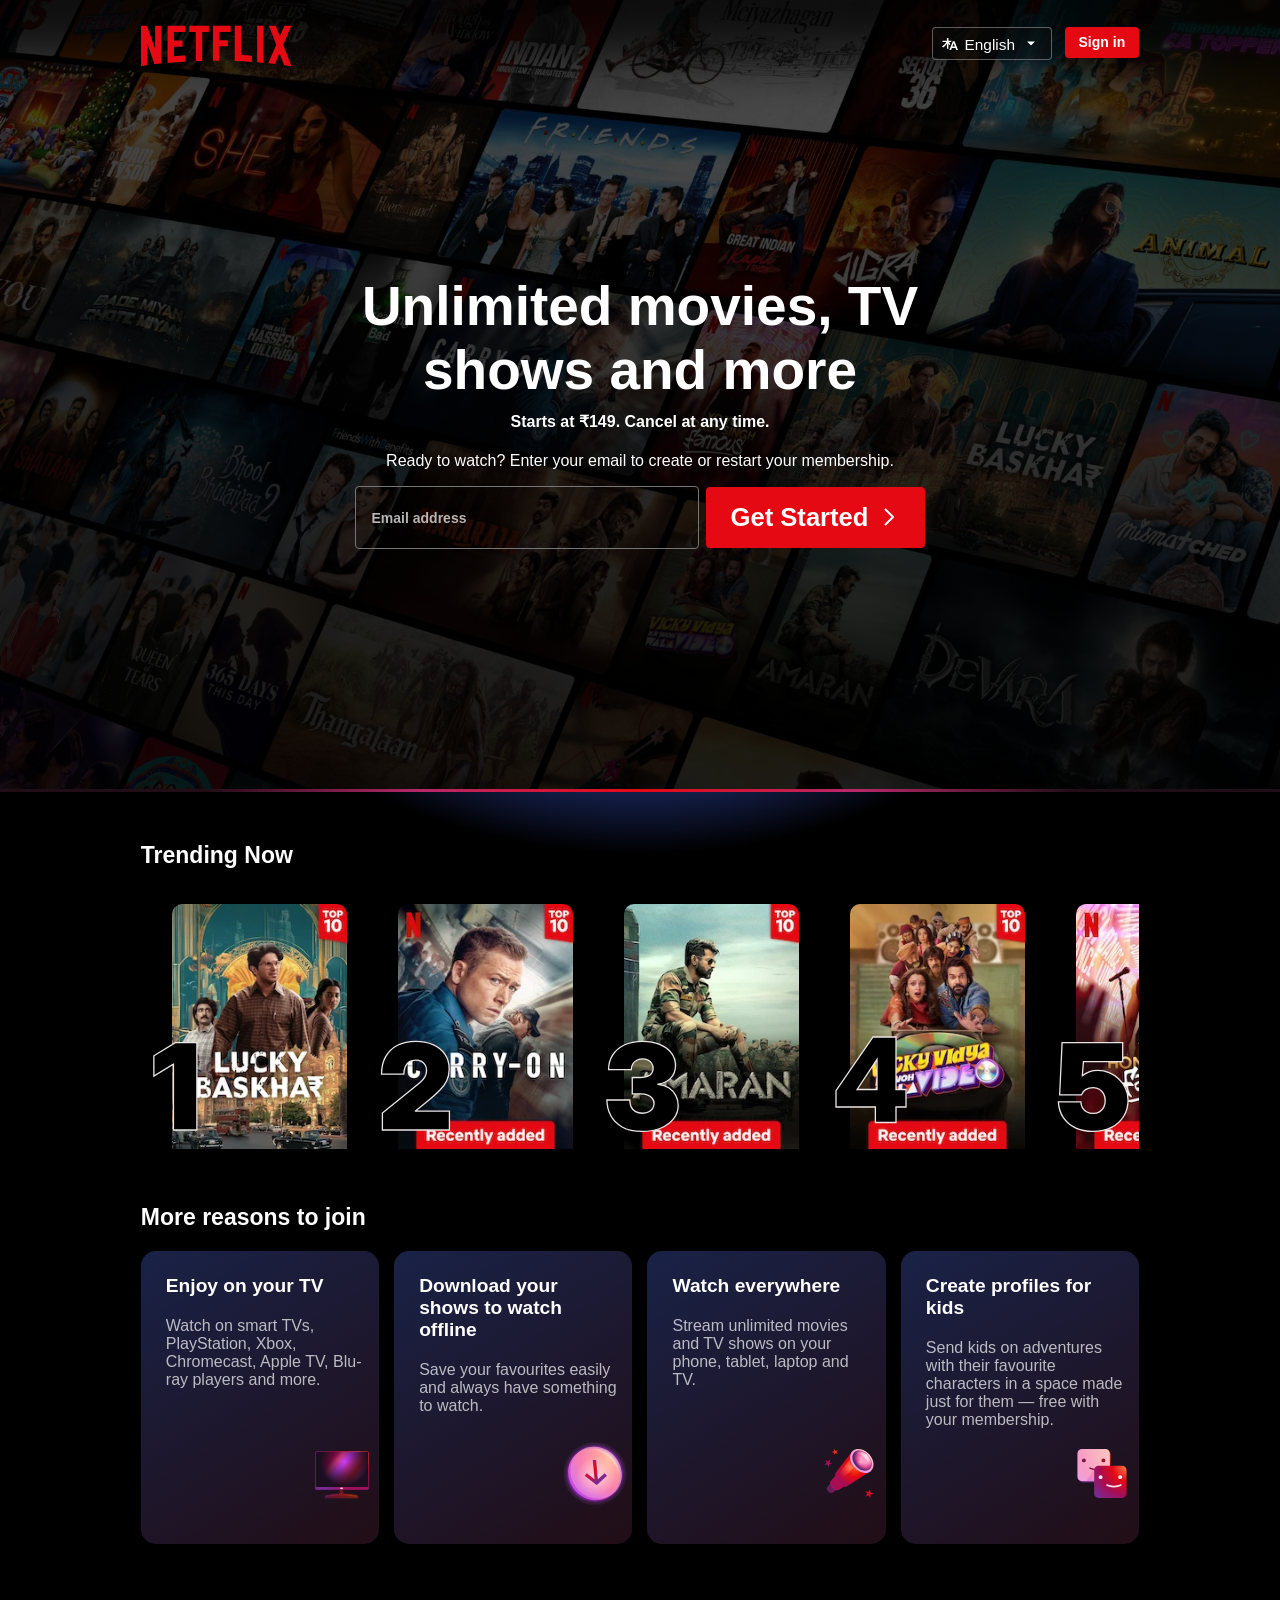
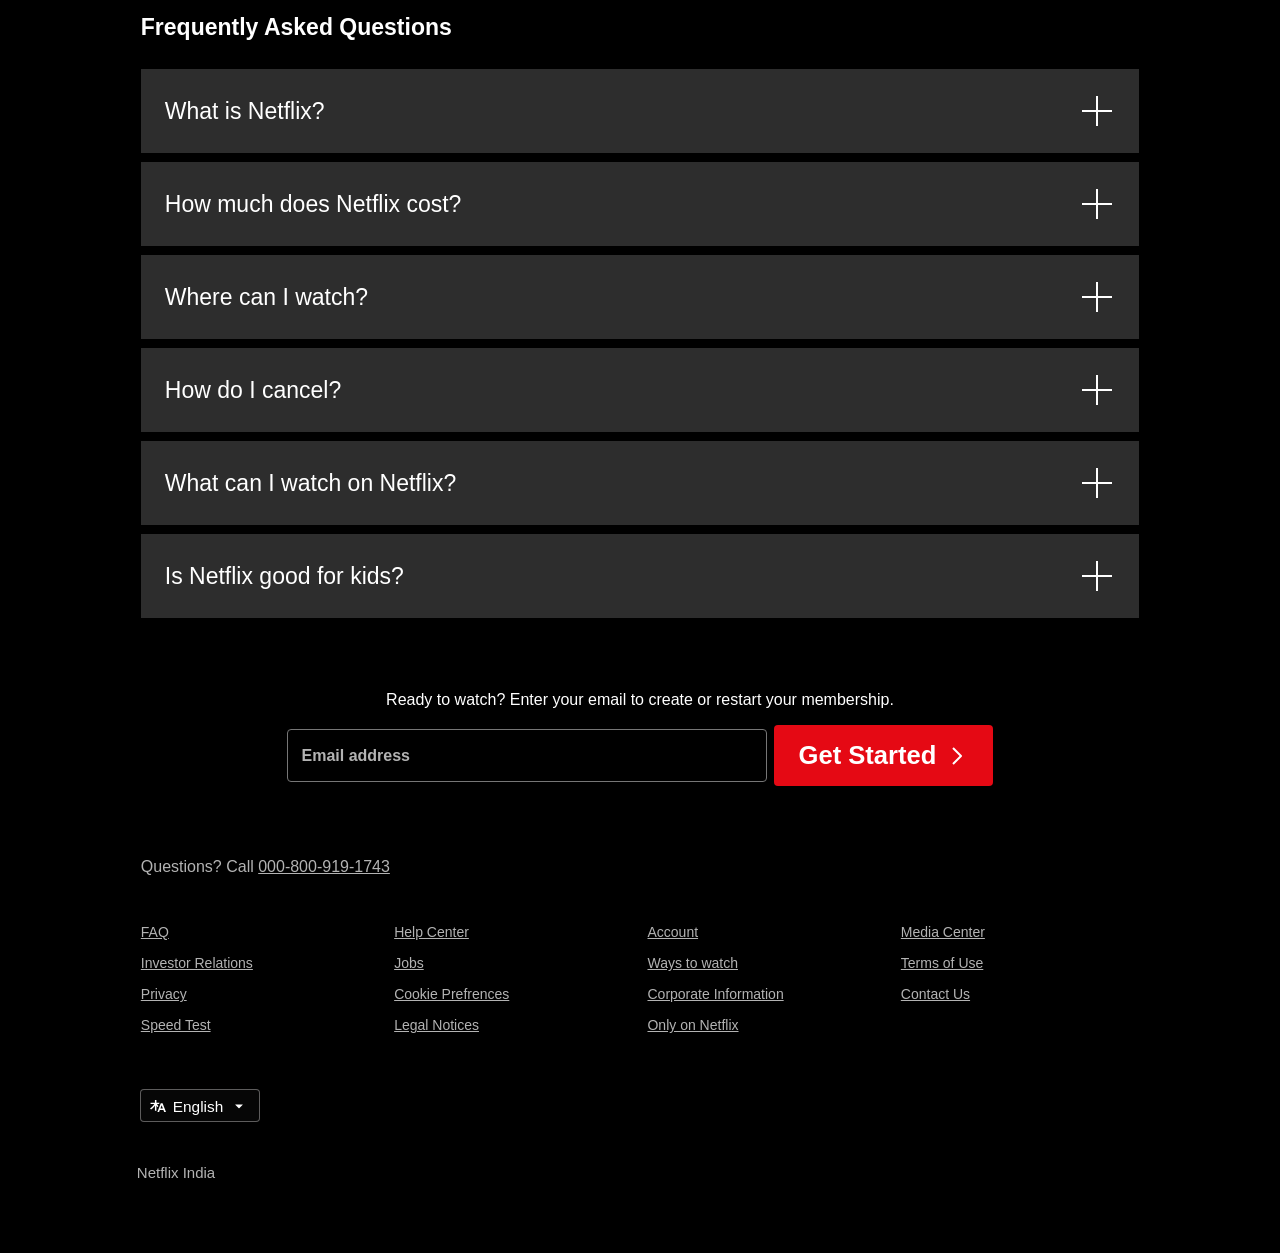
<file: index.html>
<!DOCTYPE html>
<html lang="en">
  <head>
    <meta charset="UTF-8" />
    <meta name="viewport" content="width=device-width, initial-scale=1.0" />
    <title>Netflix-Clone</title>
    <link rel="stylesheet" href="style.css" />
  </head>

  <body>
    <div id="body_all_mid">
      <div class="all">
        <div class="netflix">
          <header>
            <div class="blackShade">
              <nav>
                <div class="Margin-for-nav">
                  <div class="MainNav">
                    <div class="Netflix-Logo">
                      <svg
                        style="color: rgb(229, 9, 20)"
                        viewBox="161 -9 512 510"
                        version="1.1"
                        xmlns="http://www.w3.org/2000/svg"
                        xmlns:xlink="http://www.w3.org/1999/xlink"
                        preserveAspectRatio="xMidYMid">
                        <g>
                          <path
                            d="M340.657183,0 L340.657183,100.203061 C353.016406,100.778079 365.344207,101.473198 377.637095,102.293306 L377.637095,123.537553 C358.204486,122.242243 338.690182,121.253471 319.094879,120.57923 L319.094879,0 L340.657183,0 Z M512,0.0118710746 L483.922918,65.1060972 L511.993017,137.54371 L511.961595,137.557485 C503.784957,136.3909 495.597845,135.289637 487.386294,134.233936 L471.623048,93.5776798 L455.709676,130.459835 C448.168455,129.627123 440.61676,128.839275 433.047609,128.100899 L460.419447,64.6708546 L435.351871,0.0118710746 L458.677285,0.0118710746 L472.712335,36.1957639 L488.318473,0.0118710746 L512,0.0118710746 Z M245.093161,119.526252 L245.092462,0.0114869428 L305.282574,0.0114869428 L305.282574,21.4467074 L266.654767,21.4467074 L266.654767,49.2277266 L295.881884,49.2277266 L295.881884,70.4719734 L266.654767,70.4719734 L266.654767,119.521329 L245.093161,119.526252 Z M164.580156,21.448488 L164.579458,0.0103695593 L231.270382,0.0103695593 L231.270382,21.4469875 L208.705375,21.4469875 L208.705375,120.107799 C201.508397,120.296154 194.3191,120.519389 187.144466,120.790104 L187.144466,21.448488 L164.580156,21.448488 Z M90.8682168,126.966224 L90.8682168,0.0139657936 L150.758077,0.0139657936 L150.758077,21.4491862 L112.42703,21.4491862 L112.42703,50.4849807 C121.233151,50.3722116 133.754021,50.2444297 141.543822,50.2632828 L141.543822,71.5092753 C131.792954,71.388127 120.786264,71.6429923 112.42703,71.7264345 L112.42703,103.88974 C125.166805,102.887736 137.944984,102.011069 150.758077,101.270912 L150.758077,122.517253 C130.704017,123.672422 110.740031,125.160591 90.8682168,126.966224 Z M48.5710466,77.8540254 L48.5696502,0.0104745953 L70.1319549,0.0104745953 L70.1319549,128.968837 C62.2496338,129.779728 54.3823252,130.642465 46.5286328,131.553346 L21.5609083,59.8244682 L21.5609083,134.625696 C14.3597408,135.563565 7.17323695,136.54141 0,137.562338 L0,0.0118710746 L20.4911722,0.0118710746 L48.5710466,77.8540254 Z M395.425298,124.819071 L395.425298,124.819211 L395.425298,0.0120101224 L416.987603,0.0120101224 L416.987603,126.599777 C409.809478,125.960833 402.624371,125.369895 395.425298,124.819071 Z"
                            fill="currentColor"
                            fill-rule="nonzero"></path>
                        </g>
                      </svg>
                    </div>
                    <div class="Main-Nav-right">
                      <div class="Main-language">
                        <svg class="Svg-language" role="img">
                          <g>
                            <path
                              class="Size-logo"
                              fill-rule="evenodd"
                              clip-rule="evenodd"
                              d="M10.7668 5.33333L10.5038 5.99715L9.33974 8.9355L8.76866 10.377L7.33333 14H9.10751L9.83505 12.0326H13.4217L14.162 14H16L12.5665 5.33333H10.8278H10.7668ZM10.6186 9.93479L10.3839 10.5632H11.1036H12.8856L11.6348 7.2136L10.6186 9.93479ZM9.52722 4.84224C9.55393 4.77481 9.58574 4.71045 9.62211 4.64954H6.41909V2H4.926V4.64954H0.540802V5.99715H4.31466C3.35062 7.79015 1.75173 9.51463 0 10.4283C0.329184 10.7138 0.811203 11.2391 1.04633 11.5931C2.55118 10.6795 3.90318 9.22912 4.926 7.57316V12.6667H6.41909V7.51606C6.81951 8.15256 7.26748 8.76169 7.7521 9.32292L8.31996 7.88955C7.80191 7.29052 7.34631 6.64699 6.9834 5.99715H9.06968L9.52722 4.84224Z"
                              fill="currentColor"></path>
                          </g>
                        </svg>
                        <select
                          name="Language"
                          id="language"
                          class="language-Select">
                          <option value="english" >English</option>
                          <option value="हिन्दी">हिन्दी</option>
                        </select>
                        <svg
                          class="Main-Language-svg"
                          xmlns="http://www.w3.org/2000/svg"
                          fill="none"
                          role="img"
                          viewBox="0 0 16 16"
                          width="16"
                          height="16"
                          data-icon="CaretDownSmall"
                          aria-hidden="true">
                          <path
                            fill-rule="evenodd"
                            clip-rule="evenodd"
                            d="M11.5976 6.5C11.7461 6.5 11.8204 6.67956 11.7154 6.78457L8.23574 10.2643C8.10555 10.3945 7.89445 10.3945 7.76425 10.2643L4.28457 6.78457C4.17956 6.67956 4.25393 6.5 4.40244 6.5H11.5976Z"
                            fill="currentColor"></path>
                        </svg>
                      </div>
                      <div>
                        <button id="Main-Nav-Btn">Sign in</button>
                      </div>
                    </div>
                  </div>
                </div>
              </nav>
              <section>
                <div class="Section-Main-Content">
                  <div class="txt">
                    <h1>Unlimited movies, TV<br class="br1"> shows <br class="br2">and <br class="br3"> more</h1>
                    <div>Starts at ₹149. Cancel at any time.</div>
                    <p>
                      Ready to watch? Enter your email to create or restart your
                      <br>
                      membership.
                    </p>
                  </div>
                  <div class="email-button-flex">
                    <div>
                      <form action="#" method="post">
                        <input
                          type="email"
                          placeholder="Email address"
                          required />
                      </form>
                    </div>
                    <button>
                      Get Started
                      <svg role="img" height="24" width="24">
                        <path
                          fill-rule="evenodd"
                          clip-rule="evenodd"
                          d="M15.5859 12L8.29303 19.2928L9.70725 20.7071L17.7072 12.7071C17.8948 12.5195 18.0001 12.2652 18.0001 12C18.0001 11.7347 17.8948 11.4804 17.7072 11.2928L9.70724 3.29285L8.29303 4.70706L15.5859 12Z"
                          fill="currentColor"></path>
                      </svg>
                    </button>
                  </div>
                  <div class="separatingLine"></div>
                </div>
              </section>
            </div>
          </header>
        </div>
        <main>
          <div class="Main-content-Center">
            <div>
              <h2 class="h21">Trending Now</h2>
            </div>
            <div class="trending-flex">
              <div class="main-select">
                <select name="Vision" id="India">
                  <option value="India">India</option>
                  <option value="Global">Global</option>
                </select>
                <div>
                  <svg
                    xmlns="http://www.w3.org/2000/svg"
                    fill="none"
                    role="img"
                    viewBox="0 0 16 16"
                    width="16"
                    height="16"
                    data-icon="CaretDownSmall"
                    aria-hidden="true">
                    <path
                      fill-rule="evenodd"
                      clip-rule="evenodd"
                      d="M11.5976 6.5C11.7461 6.5 11.8204 6.67956 11.7154 6.78457L8.23574 10.2643C8.10555 10.3945 7.89445 10.3945 7.76425 10.2643L4.28457 6.78457C4.17956 6.67956 4.25393 6.5 4.40244 6.5H11.5976Z"
                      fill="currentColor"></path>
                  </svg>
                </div>
              </div>
              <div class="main-select">
                <select name="Type" id="Movies">
                  <option value="Movie">Movies</option>
                  <option value="TV_shows">TV shows</option>
                </select>
                <div>
                  <svg
                    xmlns="http://www.w3.org/2000/svg"
                    fill="none"
                    role="img"
                    viewBox="0 0 16 16"
                    width="16"
                    height="16"
                    data-icon="CaretDownSmall"
                    aria-hidden="true">
                    <path
                      fill-rule="evenodd"
                      clip-rule="evenodd"
                      d="M11.5976 6.5C11.7461 6.5 11.8204 6.67956 11.7154 6.78457L8.23574 10.2643C8.10555 10.3945 7.89445 10.3945 7.76425 10.2643L4.28457 6.78457C4.17956 6.67956 4.25393 6.5 4.40244 6.5H11.5976Z"
                      fill="currentColor"></path>
                  </svg>
                </div>
              </div>
            </div>
            <div class="main-span">
              <div class="span-div">
                <div id="first">
                  <span class="span-width">
                    <p>1</p>
                  </span>
                </div>
                <div id="second">
                  <span class="span-width">
                    <p>2</p>
                  </span>
                </div>
                <div id="three">
                  <span class="span-width">
                    <p>3</p>
                  </span>
                </div>
                <div id="four">
                  <span class="span-width">
                    <p>4</p>
                  </span>
                </div>
                <div id="five">
                  <span class="span-width">
                    <p>5</p>
                  </span>
                </div>
                <div id="six">
                  <span class="span-width">
                    <p>6</p>
                  </span>
                </div>
                <div id="seven">
                  <span class="span-width">
                    <p>7</p>
                  </span>
                </div>
                <div id="eight">
                  <span class="span-width">
                    <p>8</p>
                  </span>
                </div>
                <div id="nine">
                  <span class="span-width">
                    <p>9</p>
                  </span>
                </div>
                <div id="ten">
                  <span class="span-width">
                    <p>10</p>
                  </span>
                </div>
              </div>
            </div>
            <div class="FourReasonsWhy">
              <h2 class="h23">More reasons to join</h2>
              <div class="joinBoxs">
                <div class="joinBox">
                  <div id="divv">
                    <div class="txt-box">
                      <h2>Enjoy on your TV</h2>
                      <p>
                        Watch on smart TVs, PlayStation, Xbox, Chromecast, Apple
                        TV, Blu-ray players and more.
                      </p>
                    </div>
                    <div class="txt-svg">
                      <svg
                        width="72"
                        height="72"
                        viewBox="0 0 72 72"
                        fill="none">
                        <g id="television-core-small">
                          <path
                            id="Vector"
                            fill-rule="evenodd"
                            clip-rule="evenodd"
                            d="M37.2 53.3992C37.2 52.7365 36.6628 52.1992 36 52.1992H34.8C34.1373 52.1992 33.6 52.7365 33.6 53.3992V56.2636C33.6 56.9129 33.0834 57.4433 32.4347 57.4739C30.3013 57.5744 28.1719 57.7834 26.0546 58.1011L19.444 59.0926C18.2692 59.2688 17.4 60.2782 17.4 61.4662V62.0992C17.4 62.4304 17.6686 62.6992 18 62.6992H52.8C53.1314 62.6992 53.4 62.4304 53.4 62.0992V61.4662C53.4 60.2782 52.5309 59.2688 51.3561 59.0926L44.7454 58.1011C42.6282 57.7834 40.4987 57.5744 38.3653 57.4739C37.7167 57.4433 37.2 56.9129 37.2 56.2636V53.3992Z"
                            fill="url(#paint0_radial_5179_1308)"></path>
                          <path
                            id="Vector_2"
                            d="M18.6 60.7388C18.6 60.2306 18.9587 59.796 19.4602 59.711C22.0196 59.2775 29.7585 58.0508 35.4 58.0508C41.0415 58.0508 48.7804 59.2775 51.3398 59.711C51.8412 59.796 52.2 60.2306 52.2 60.7388C52.2 60.902 52.0575 61.0268 51.8967 61.0004C50.1219 60.707 40.9704 59.2409 35.4 59.2409C29.8295 59.2409 20.678 60.707 18.9033 61.0004C18.7425 61.0268 18.6 60.902 18.6 60.7388Z"
                            fill="url(#paint1_radial_5179_1308)"></path>
                          <path
                            id="Vector_3"
                            d="M63 12H8.99995C8.00584 12 7.19995 12.8059 7.19995 13.8V51.6C7.19995 52.5941 8.00584 53.4 8.99995 53.4H63C63.9941 53.4 64.8 52.5941 64.8 51.6V13.8C64.8 12.8059 63.9941 12 63 12Z"
                            fill="url(#paint2_linear_5179_1308)"></path>
                          <path
                            id="Vector_4"
                            d="M63 12H8.99995C8.00584 12 7.19995 12.8059 7.19995 13.8V51.6C7.19995 52.5941 8.00584 53.4 8.99995 53.4H63C63.9941 53.4 64.8 52.5941 64.8 51.6V13.8C64.8 12.8059 63.9941 12 63 12Z"
                            fill="url(#paint3_radial_5179_1308)"></path>
                          <path
                            id="Vector_5"
                            fill-rule="evenodd"
                            clip-rule="evenodd"
                            d="M8.99995 12.6H63C63.663 12.6 64.2 13.1372 64.2 13.8V50.4H7.79995V13.8C7.79995 13.1372 8.33719 12.6 8.99995 12.6ZM7.19995 50.4V13.8C7.19995 12.8059 8.00581 12 8.99995 12H63C63.9942 12 64.8 12.8059 64.8 13.8V50.4V51.6C64.8 52.5941 63.9942 53.4 63 53.4H8.99995C8.00581 53.4 7.19995 52.5941 7.19995 51.6V50.4Z"
                            fill="url(#paint4_radial_5179_1308)"></path>
                          <path
                            id="Vector_6"
                            d="M35.4 52.8C36.3941 52.8 37.2 52.3971 37.2 51.9C37.2 51.4029 36.3941 51 35.4 51C34.4059 51 33.6 51.4029 33.6 51.9C33.6 52.3971 34.4059 52.8 35.4 52.8Z"
                            fill="url(#paint5_radial_5179_1308)"></path>
                        </g>
                        <defs>
                          <radialgradient
                            id="paint0_radial_5179_1308"
                            cx="0"
                            cy="0"
                            r="1"
                            gradientUnits="userSpaceOnUse"
                            gradientTransform="translate(50.3269 49.3723) rotate(118.526) scale(55.1579 46.2871)">
                            <stop stop-color="#802600"></stop>
                            <stop offset="0.333333" stop-color="#6F181D"></stop>
                            <stop offset="0.666667" stop-color="#5B1333"></stop>
                            <stop offset="1" stop-color="#391945"></stop>
                          </radialgradient>
                          <radialgradient
                            id="paint1_radial_5179_1308"
                            cx="0"
                            cy="0"
                            r="1"
                            gradientUnits="userSpaceOnUse"
                            gradientTransform="translate(48.1077 53.6128) rotate(158.116) scale(32.7275 42.219)">
                            <stop stop-color="#99421D"></stop>
                            <stop offset="0.333333" stop-color="#99161D"></stop>
                            <stop offset="0.666667" stop-color="#7D1845"></stop>
                            <stop offset="1" stop-color="#59216E"></stop>
                          </radialgradient>
                          <lineargradient
                            id="paint2_linear_5179_1308"
                            x1="10.4727"
                            y1="14.9572"
                            x2="56.1755"
                            y2="51.4814"
                            gradientUnits="userSpaceOnUse">
                            <stop stop-color="#99161D"></stop>
                            <stop offset="0.245283" stop-color="#CA005B"></stop>
                            <stop offset="0.346698" stop-color="#FF479A"></stop>
                            <stop offset="0.46934" stop-color="#CC3CFF"></stop>
                            <stop offset="0.735849" stop-color="#BC1A22"></stop>
                            <stop offset="1" stop-color="#C94FF5"></stop>
                          </lineargradient>
                          <radialgradient
                            id="paint3_radial_5179_1308"
                            cx="0"
                            cy="0"
                            r="1"
                            gradientUnits="userSpaceOnUse"
                            gradientTransform="translate(38.6181 23.8286) rotate(90) scale(25.9571 25.8545)">
                            <stop stop-color="#1C0E20" stop-opacity="0"></stop>
                            <stop offset="1" stop-color="#1C0E20"></stop>
                          </radialgradient>
                          <radialgradient
                            id="paint4_radial_5179_1308"
                            cx="0"
                            cy="0"
                            r="1"
                            gradientUnits="userSpaceOnUse"
                            gradientTransform="translate(54 20.1938) rotate(144.293) scale(47.2897 44.8232)">
                            <stop stop-color="#EF7744"></stop>
                            <stop offset="0.333333" stop-color="#E50914"></stop>
                            <stop offset="0.666667" stop-color="#A70D53"></stop>
                            <stop offset="1" stop-color="#792A95"></stop>
                          </radialgradient>
                          <radialgradient
                            id="paint5_radial_5179_1308"
                            cx="0"
                            cy="0"
                            r="1"
                            gradientUnits="userSpaceOnUse"
                            gradientTransform="translate(36.525 51.3562) rotate(135) scale(4.58735)">
                            <stop stop-color="#FFDCCC"></stop>
                            <stop offset="0.333333" stop-color="#FFBDC0"></stop>
                            <stop offset="0.666667" stop-color="#F89DC6"></stop>
                            <stop offset="1" stop-color="#E4A1FA"></stop>
                          </radialgradient>
                        </defs>
                      </svg>
                    </div>
                  </div>
                </div>
                <div class="joinBox">
                  <div id="divv">
                    <div class="txt-box">
                      <h2>Download your shows to watch offline</h2>
                      <p>
                        Save your favourites easily and always have something to
                        watch.
                      </p>
                    </div>
                    <div class="txt2-svg">
                      <svg
                        width="72"
                        height="72"
                        viewBox="0 0 72 72"
                        fill="none">
                        <g id="download-core-small">
                          <path
                            id="Vector"
                            d="M36 70.2008C54.8882 70.2008 70.2001 54.8889 70.2001 36.0008C70.2001 17.1126 54.8882 1.80078 36 1.80078C17.1119 1.80078 1.80005 17.1126 1.80005 36.0008C1.80005 54.8889 17.1119 70.2008 36 70.2008Z"
                            fill="url(#paint0_radial_5179_7940)"></path>
                          <path
                            id="Vector_2"
                            opacity="0.4"
                            d="M64.7658 36.195C65.5206 51.5916 53.7908 63.5824 38.5668 62.977C23.3428 62.3722 10.3893 49.4 9.63446 34.0034C8.87954 18.6068 20.6091 6.61594 35.8331 7.22116C51.0571 7.82638 64.0104 20.7984 64.7658 36.195Z"
                            fill="url(#paint1_radial_5179_7940)"></path>
                          <path
                            id="Vector_3"
                            d="M62.3657 37.9958C63.1205 53.3924 51.3908 65.3832 36.1668 64.7778C20.9428 64.173 7.9893 51.2008 7.23444 35.8041C6.47952 20.4075 18.2091 8.41672 33.4331 9.02194C48.6571 9.62716 61.6103 22.5992 62.3657 37.9958Z"
                            fill="url(#paint2_radial_5179_7940)"></path>
                          <path
                            id="Vector_4"
                            opacity="0.5"
                            d="M64.7658 36.195C65.5206 51.5916 53.7908 63.5824 38.5668 62.977C23.3428 62.3722 10.3893 49.4 9.63446 34.0034C8.87954 18.6068 20.6091 6.61594 35.8331 7.22116C51.0571 7.82638 64.0104 20.7984 64.7658 36.195Z"
                            fill="url(#paint3_radial_5179_7940)"></path>
                          <path
                            id="Vector_5"
                            opacity="0.6"
                            d="M36.9 60.6C48.6636 60.6 58.2 51.0637 58.2 39.3C58.2 27.5363 48.6636 18 36.9 18C25.1363 18 15.6 27.5363 15.6 39.3C15.6 51.0637 25.1363 60.6 36.9 60.6Z"
                            fill="url(#paint4_radial_5179_7940)"></path>
                          <path
                            id="Vector_6"
                            fill-rule="evenodd"
                            clip-rule="evenodd"
                            d="M39.0849 42.2727L46.3387 35.76L48.8945 38.5142L38.9118 47.477L37.8466 48.4333L36.6071 47.477L24.9899 38.5142L27.0434 35.76L35.4849 42.2727L33.6 21.6016H37.2L39.0849 42.2727Z"
                            fill="url(#paint5_radial_5179_7940)"></path>
                          <path
                            id="Vector_7"
                            opacity="0.4"
                            fill-rule="evenodd"
                            clip-rule="evenodd"
                            d="M61.6566 34.9618C61.7832 35.3893 62.391 35.3233 62.3694 34.878C61.6962 21.1369 50.1509 9.55975 36.5817 9.01957C34.4606 8.93515 32.4155 9.12541 30.4772 9.55909C30.0745 9.64915 30.1575 10.2082 30.5697 10.2246C45.0094 10.7979 57.6246 21.2971 61.6566 34.9618Z"
                            fill="url(#paint6_radial_5179_7940)"></path>
                        </g>
                        <defs>
                          <radialgradient
                            id="paint0_radial_5179_7940"
                            cx="0"
                            cy="0"
                            r="1"
                            gradientUnits="userSpaceOnUse"
                            gradientTransform="translate(36.0001 36.1837) rotate(-90) scale(34.3829)">
                            <stop offset="0.782019" stop-color="#982DBE"></stop>
                            <stop
                              offset="0.906819"
                              stop-color="#B038DC"
                              stop-opacity="0.2"></stop>
                            <stop
                              offset="1"
                              stop-color="#E4A1FA"
                              stop-opacity="0"></stop>
                          </radialgradient>
                          <radialgradient
                            id="paint1_radial_5179_7940"
                            cx="0"
                            cy="0"
                            r="1"
                            gradientUnits="userSpaceOnUse"
                            gradientTransform="translate(52.9937 20.0992) rotate(135) scale(49.9836)">
                            <stop stop-color="#FFDCCC"></stop>
                            <stop offset="0.333333" stop-color="#FFBDC0"></stop>
                            <stop offset="0.666667" stop-color="#F89DC6"></stop>
                            <stop offset="1" stop-color="#E4A1FA"></stop>
                          </radialgradient>
                          <radialgradient
                            id="paint2_radial_5179_7940"
                            cx="0"
                            cy="0"
                            r="1"
                            gradientUnits="userSpaceOnUse"
                            gradientTransform="translate(52.7999 19.6937) rotate(135) scale(53.1037)">
                            <stop stop-color="#FFA984"></stop>
                            <stop offset="0.333333" stop-color="#FF787F"></stop>
                            <stop offset="0.666667" stop-color="#F45FA2"></stop>
                            <stop offset="1" stop-color="#C44AF1"></stop>
                          </radialgradient>
                          <radialgradient
                            id="paint3_radial_5179_7940"
                            cx="0"
                            cy="0"
                            r="1"
                            gradientUnits="userSpaceOnUse"
                            gradientTransform="translate(52.9937 20.0992) rotate(135) scale(49.9836)">
                            <stop stop-color="#FFDCCC"></stop>
                            <stop offset="0.333333" stop-color="#FFBDC0"></stop>
                            <stop offset="0.666667" stop-color="#F89DC6"></stop>
                            <stop offset="1" stop-color="#E4A1FA"></stop>
                          </radialgradient>
                          <radialgradient
                            id="paint4_radial_5179_7940"
                            cx="0"
                            cy="0"
                            r="1"
                            gradientUnits="userSpaceOnUse"
                            gradientTransform="translate(36.9 39.3) scale(21.3)">
                            <stop stop-color="white"></stop>
                            <stop
                              offset="1"
                              stop-color="white"
                              stop-opacity="0"></stop>
                          </radialgradient>
                          <radialgradient
                            id="paint5_radial_5179_7940"
                            cx="0"
                            cy="0"
                            r="1"
                            gradientUnits="userSpaceOnUse"
                            gradientTransform="translate(31.2 32.1016) rotate(39.5226) scale(15.5567)">
                            <stop stop-color="#EF7744"></stop>
                            <stop offset="0.2406" stop-color="#E50914"></stop>
                            <stop offset="1" stop-color="#792A95"></stop>
                          </radialgradient>
                          <radialgradient
                            id="paint6_radial_5179_7940"
                            cx="0"
                            cy="0"
                            r="1"
                            gradientUnits="userSpaceOnUse"
                            gradientTransform="translate(50.7 21.3) rotate(-180) scale(30)">
                            <stop stop-color="white"></stop>
                            <stop
                              offset="1"
                              stop-color="white"
                              stop-opacity="0"></stop>
                          </radialgradient>
                        </defs>
                      </svg>
                    </div>
                  </div>
                </div>
                <div class="joinBox">
                  <div id="divv">
                    <div class="txt-box">
                      <h2>Watch everywhere</h2>
                      <p>
                        Stream unlimited movies and TV shows on your phone,
                        tablet, laptop and TV.
                      </p>
                    </div>
                    <div class="txt-svg">
                      <svg
                        width="72"
                        height="72"
                        viewBox="0 0 72 72"
                        fill="none">
                        <g id="telescope-core-small">
                          <path
                            id="Vector"
                            d="M24.0492 36.6016L33.6 46.3898L17.8029 56.8633C17.8029 56.8633 15.8891 57.6983 13.625 55.2638C11.361 52.8293 12.1235 51.238 12.1235 51.238L24.0492 36.6016Z"
                            fill="url(#paint0_radial_5179_1664)"></path>
                          <path
                            id="Vector_2"
                            d="M25.0344 34.1992L36 46.151L25.0616 53.8043C25.0616 53.8043 21.8289 55.0984 18.0987 51.0172C14.3686 46.9358 15.9198 44.5105 15.9198 44.5105L25.0344 34.1992Z"
                            fill="url(#paint1_radial_5179_1664)"></path>
                          <path
                            id="Vector_3"
                            d="M39 13.0195L59.1 33.6788L32.5325 50.4142C32.5325 50.4142 28.7459 50.2552 24.3978 45.4897C20.0498 40.7243 21.4096 35.8101 21.4096 35.8101L39 13.0195Z"
                            fill="url(#paint2_radial_5179_1664)"></path>
                          <path
                            id="Vector_4"
                            d="M57.6709 15.3516C63.1044 21.2807 63.9858 29.2883 59.6386 33.2371C55.2916 37.186 47.3628 35.5806 41.9292 29.6515C36.4954 23.7224 35.6145 15.7148 39.9615 11.766C44.3084 7.81716 52.2372 9.42252 57.6709 15.3516Z"
                            fill="url(#paint3_radial_5179_1664)"></path>
                          <path
                            id="Vector_5"
                            d="M58.3787 31.255C54.8121 34.5032 48.2143 33.0817 43.6421 28.0798C39.07 23.078 38.2547 16.39 41.8213 13.1419C45.3879 9.89364 51.9857 11.3152 56.5579 16.3171C61.1298 21.3189 61.9452 28.0069 58.3787 31.255Z"
                            fill="url(#paint4_radial_5179_1664)"></path>
                          <path
                            id="Vector_6"
                            opacity="0.85"
                            d="M59.6783 28.823C60.576 24.1785 59.6544 20.5934 56.1603 16.6199C52.6662 12.6464 47.3508 10.8657 43.7796 12.7598C39.371 15.098 48.3734 13.5961 53.4577 19.5815C57.8259 24.724 58.8516 33.1009 59.6783 28.823Z"
                            fill="url(#paint5_radial_5179_1664)"></path>
                          <path
                            id="Vector_7"
                            opacity="0.4"
                            d="M50.3979 25.2452C50.4549 26.7239 49.2932 27.7677 47.8032 27.5766C46.3131 27.3856 45.059 26.032 45.002 24.5532C44.945 23.0745 46.1067 22.0307 47.5968 22.2218C49.0868 22.4128 50.341 23.7664 50.3979 25.2452Z"
                            fill="url(#paint6_radial_5179_1664)"></path>
                          <path
                            id="Vector_8"
                            opacity="0.6"
                            d="M36.9217 21.0039L26.4258 34.3627C26.3297 36.4604 28.2903 39.5534 30.0334 40.8344L41.2345 29.9105C39.6 28.2005 36.9591 24.1025 36.9217 21.0039Z"
                            fill="url(#paint7_radial_5179_1664)"></path>
                          <path
                            id="Vector_9"
                            fill-rule="evenodd"
                            clip-rule="evenodd"
                            d="M20.0576 9.60156L21.479 11.7187L24 11.0654L22.3575 13.0272L23.7789 15.1444L21.3424 14.2397L19.7 16.2016L19.8365 13.6806L17.4 12.7759L19.9209 12.1225L20.0576 9.60156ZM58.776 52.8016L58.9623 56.4685L62.4 57.4188L59.0774 58.7347L59.2637 62.4016L57.0239 59.548L53.7014 60.8638L55.6397 57.7843L53.4 54.9307L56.8377 55.8811L58.776 52.8016ZM15.206 24.2101L15.8768 21.0016L13.4793 23.1964L10.6853 21.5563L11.9975 24.553L9.59998 26.7478L12.8085 26.405L14.1207 29.4016L14.7915 26.1931L18 25.8502L15.206 24.2101Z"
                            fill="url(#paint8_linear_5179_1664)"></path>
                        </g>
                        <defs>
                          <radialgradient
                            id="paint0_radial_5179_1664"
                            cx="0"
                            cy="0"
                            r="1"
                            gradientUnits="userSpaceOnUse"
                            gradientTransform="translate(36.6875 32.7016) rotate(135) scale(34.9134)">
                            <stop stop-color="#99421D"></stop>
                            <stop offset="0.333333" stop-color="#99161D"></stop>
                            <stop offset="0.666667" stop-color="#7D1845"></stop>
                            <stop offset="1" stop-color="#59216E"></stop>
                          </radialgradient>
                          <radialgradient
                            id="paint1_radial_5179_1664"
                            cx="0"
                            cy="0"
                            r="1"
                            gradientUnits="userSpaceOnUse"
                            gradientTransform="translate(42.5937 27.2992) rotate(135) scale(44.5477 44.5279)">
                            <stop stop-color="#EF7744"></stop>
                            <stop offset="0.333333" stop-color="#E50914"></stop>
                            <stop offset="0.666667" stop-color="#A70D53"></stop>
                            <stop offset="1" stop-color="#792A95"></stop>
                          </radialgradient>
                          <radialgradient
                            id="paint2_radial_5179_1664"
                            cx="0"
                            cy="0"
                            r="1"
                            gradientUnits="userSpaceOnUse"
                            gradientTransform="translate(42.3 29.106) rotate(135) scale(31.8127)">
                            <stop stop-color="#FB540D"></stop>
                            <stop offset="0.333333" stop-color="#E50914"></stop>
                            <stop offset="0.666667" stop-color="#A70D53"></stop>
                            <stop offset="1" stop-color="#792A95"></stop>
                          </radialgradient>
                          <radialgradient
                            id="paint3_radial_5179_1664"
                            cx="0"
                            cy="0"
                            r="1"
                            gradientUnits="userSpaceOnUse"
                            gradientTransform="translate(57.675 14.7078) rotate(134.326) scale(24.0433 24.0367)">
                            <stop stop-color="#FFDCCC"></stop>
                            <stop offset="0.333333" stop-color="#FFBDC0"></stop>
                            <stop offset="0.666667" stop-color="#F89DC6"></stop>
                            <stop offset="1" stop-color="#E4A1FA"></stop>
                          </radialgradient>
                          <radialgradient
                            id="paint4_radial_5179_1664"
                            cx="0"
                            cy="0"
                            r="1"
                            gradientUnits="userSpaceOnUse"
                            gradientTransform="translate(52.1305 21.273) rotate(141.875) scale(9.87138 12.8159)">
                            <stop offset="0.307292" stop-color="#F89DC6"></stop>
                            <stop offset="0.645392" stop-color="#E75094"></stop>
                            <stop offset="1" stop-color="#59216E"></stop>
                          </radialgradient>
                          <radialgradient
                            id="paint5_radial_5179_1664"
                            cx="0"
                            cy="0"
                            r="1"
                            gradientUnits="userSpaceOnUse"
                            gradientTransform="translate(55.8 15.6) rotate(135) scale(13.1522)">
                            <stop stop-color="white"></stop>
                            <stop
                              offset="1"
                              stop-color="white"
                              stop-opacity="0"></stop>
                          </radialgradient>
                          <radialgradient
                            id="paint6_radial_5179_1664"
                            cx="0"
                            cy="0"
                            r="1"
                            gradientUnits="userSpaceOnUse"
                            gradientTransform="translate(49.2362 22.9648) rotate(131.079) scale(5.08644 6.006)">
                            <stop stop-color="white"></stop>
                            <stop
                              offset="1"
                              stop-color="white"
                              stop-opacity="0"></stop>
                          </radialgradient>
                          <radialgradient
                            id="paint7_radial_5179_1664"
                            cx="0"
                            cy="0"
                            r="1"
                            gradientUnits="userSpaceOnUse"
                            gradientTransform="translate(36.8758 29.1353) rotate(137.622) scale(13.5764)">
                            <stop stop-color="#FFA984"></stop>
                            <stop
                              offset="1"
                              stop-color="#F7636B"
                              stop-opacity="0"></stop>
                          </radialgradient>
                          <lineargradient
                            id="paint8_linear_5179_1664"
                            x1="44.65"
                            y1="27.9016"
                            x2="24.25"
                            y2="48.3016"
                            gradientUnits="userSpaceOnUse">
                            <stop stop-color="#EF7744"></stop>
                            <stop offset="0.333333" stop-color="#E50914"></stop>
                            <stop offset="0.666667" stop-color="#A70D53"></stop>
                            <stop offset="1" stop-color="#792A95"></stop>
                          </lineargradient>
                        </defs>
                      </svg>
                    </div>
                  </div>
                </div>
                <div class="joinBox">
                  <div id="divv">
                    <div class="txt-box">
                      <h2>Create profiles for kids</h2>
                      <p>
                        Send kids on adventures with their favourite characters
                        in a space made just for them — free with your
                        membership.
                      </p>
                    </div>
                    <div class="txt4-svg">
                      <svg
                        width="72"
                        height="72"
                        viewBox="0 0 72 72"
                        fill="none">
                        <g id="profiles-core-small">
                          <path
                            id="Vector"
                            d="M10.8 15.6008C10.8 12.9499 12.949 10.8008 15.5999 10.8008H40.8C43.4509 10.8008 45.6 12.9498 45.6 15.6008V40.8007C45.6 43.4516 43.4509 45.6007 40.8 45.6007H15.6C12.949 45.6007 10.8 43.4517 10.8 40.8007V15.6008Z"
                            fill="url(#paint0_radial_5179_7919)"></path>
                          <path
                            id="Vector_2"
                            d="M9.59998 14.4016C9.59998 11.7506 11.749 9.60162 14.4 9.60156H39.6C42.251 9.60156 44.4 11.7506 44.4 14.4016V39.6015C44.4 42.2525 42.251 44.4015 39.6 44.4015H14.4C11.749 44.4016 9.59998 42.2525 9.59998 39.6015V14.4016Z"
                            fill="url(#paint1_radial_5179_7919)"></path>
                          <path
                            id="Vector_3"
                            d="M18.6 21.9008C18.6 23.0606 17.6598 24.0008 16.5 24.0008C15.3402 24.0008 14.4 23.0606 14.4 21.9008C14.4 20.741 15.3402 19.8008 16.5 19.8008C17.6598 19.8008 18.6 20.741 18.6 21.9008Z"
                            fill="url(#paint2_radial_5179_7919)"></path>
                          <path
                            id="Vector_4"
                            d="M39.6 21.9008C39.6 23.0606 38.6598 24.0008 37.5 24.0008C36.3402 24.0008 35.4 23.0606 35.4 21.9008C35.4 20.741 36.3402 19.8008 37.5 19.8008C38.6598 19.8008 39.6 20.741 39.6 21.9008Z"
                            fill="url(#paint3_radial_5179_7919)"></path>
                          <path
                            id="Vector_5"
                            d="M23.6713 29.4501C23.2437 29.1967 22.6917 29.3379 22.4383 29.7655C22.1848 30.1932 22.3261 30.7452 22.7537 30.9986C23.8254 31.6337 26.769 32.7744 30.6375 32.7744C34.506 32.7744 37.4497 31.6337 38.5213 30.9986C38.949 30.7452 39.0902 30.1932 38.8368 29.7655C38.5834 29.3379 38.0313 29.1967 37.6037 29.4501C36.8191 29.9151 34.194 30.9744 30.6375 30.9744C27.081 30.9744 24.456 29.9151 23.6713 29.4501Z"
                            fill="url(#paint4_radial_5179_7919)"></path>
                          <path
                            id="Vector_6"
                            opacity="0.35"
                            d="M19.2 44.4016H28.2L32.4 27.6016C30.2787 28.1801 28.4542 29.5387 27.2921 31.4053L19.2 44.4016Z"
                            fill="url(#paint5_radial_5179_7919)"></path>
                          <path
                            id="Vector_7"
                            d="M27.6 32.4016C27.6 29.7506 29.749 27.6016 32.4 27.6016L57.6 27.6016C60.2508 27.6016 62.4 29.7506 62.4 32.4016V57.6015C62.4 60.2524 60.2508 62.4016 57.6 62.4016H32.4C29.749 62.4016 27.6 60.2524 27.6 57.6016V32.4016Z"
                            fill="url(#paint6_radial_5179_7919)"></path>
                          <path
                            id="Vector_8"
                            d="M36.6 39.9008C36.6 41.0606 35.6598 42.0008 34.5 42.0008C33.3402 42.0008 32.4 41.0606 32.4 39.9008C32.4 38.741 33.3402 37.8008 34.5 37.8008C35.6598 37.8008 36.6 38.741 36.6 39.9008Z"
                            fill="url(#paint7_radial_5179_7919)"></path>
                          <path
                            id="Vector_9"
                            d="M57.6 39.9008C57.6 41.0606 56.6598 42.0008 55.5 42.0008C54.3402 42.0008 53.4 41.0606 53.4 39.9008C53.4 38.741 54.3402 37.8008 55.5 37.8008C56.6598 37.8008 57.6 38.741 57.6 39.9008Z"
                            fill="url(#paint8_radial_5179_7919)"></path>
                          <path
                            id="Vector_10"
                            d="M41.8213 47.6025C41.3937 47.349 40.8416 47.4903 40.5882 47.9179C40.3348 48.3455 40.476 48.8976 40.9037 49.1509C41.9753 49.786 44.919 50.9267 48.7875 50.9267C52.656 50.9267 55.5996 49.786 56.6713 49.1509C57.0989 48.8976 57.2402 48.3455 56.9867 47.9179C56.7333 47.4903 56.1813 47.349 55.7537 47.6025C54.969 48.0674 52.344 49.1267 48.7875 49.1267C45.231 49.1267 42.6059 48.0674 41.8213 47.6025Z"
                            fill="url(#paint9_radial_5179_7919)"></path>
                        </g>
                        <defs>
                          <radialgradient
                            id="paint0_radial_5179_7919"
                            cx="0"
                            cy="0"
                            r="1"
                            gradientUnits="userSpaceOnUse"
                            gradientTransform="translate(39.075 17.6882) rotate(135) scale(32.8097)">
                            <stop stop-color="#99421D"></stop>
                            <stop offset="0.333333" stop-color="#99161D"></stop>
                            <stop offset="0.666667" stop-color="#7D1845"></stop>
                            <stop offset="1" stop-color="#59216E"></stop>
                          </radialgradient>
                          <radialgradient
                            id="paint1_radial_5179_7919"
                            cx="0"
                            cy="0"
                            r="1"
                            gradientUnits="userSpaceOnUse"
                            gradientTransform="translate(62.4 8.70157) rotate(133.87) scale(75.3216)">
                            <stop stop-color="#FFDCCC"></stop>
                            <stop offset="0.333333" stop-color="#FFBDC0"></stop>
                            <stop offset="0.666667" stop-color="#F89DC6"></stop>
                            <stop offset="1" stop-color="#E4A1FA"></stop>
                          </radialgradient>
                          <radialgradient
                            id="paint2_radial_5179_7919"
                            cx="0"
                            cy="0"
                            r="1"
                            gradientUnits="userSpaceOnUse"
                            gradientTransform="translate(60.3 11.1008) rotate(133.939) scale(68.7426 55.9547)">
                            <stop stop-color="#99421D"></stop>
                            <stop offset="0.333333" stop-color="#99161D"></stop>
                            <stop offset="0.666667" stop-color="#7D1845"></stop>
                            <stop offset="1" stop-color="#59216E"></stop>
                          </radialgradient>
                          <radialgradient
                            id="paint3_radial_5179_7919"
                            cx="0"
                            cy="0"
                            r="1"
                            gradientUnits="userSpaceOnUse"
                            gradientTransform="translate(60.3 11.1008) rotate(133.939) scale(68.7426 55.9547)">
                            <stop stop-color="#99421D"></stop>
                            <stop offset="0.333333" stop-color="#99161D"></stop>
                            <stop offset="0.666667" stop-color="#7D1845"></stop>
                            <stop offset="1" stop-color="#59216E"></stop>
                          </radialgradient>
                          <radialgradient
                            id="paint4_radial_5179_7919"
                            cx="0"
                            cy="0"
                            r="1"
                            gradientUnits="userSpaceOnUse"
                            gradientTransform="translate(60.3 11.0994) rotate(133.939) scale(68.7426 55.9548)">
                            <stop stop-color="#99421D"></stop>
                            <stop offset="0.333333" stop-color="#99161D"></stop>
                            <stop offset="0.666667" stop-color="#7D1845"></stop>
                            <stop offset="1" stop-color="#59216E"></stop>
                          </radialgradient>
                          <radialgradient
                            id="paint5_radial_5179_7919"
                            cx="0"
                            cy="0"
                            r="1"
                            gradientUnits="userSpaceOnUse"
                            gradientTransform="translate(39.6 27.9016) rotate(135) scale(23.3345)">
                            <stop stop-color="#FFA984"></stop>
                            <stop offset="0.333333" stop-color="#FF787F"></stop>
                            <stop offset="0.666667" stop-color="#F45FA2"></stop>
                            <stop offset="1" stop-color="#C44AF1"></stop>
                          </radialgradient>
                          <radialgradient
                            id="paint6_radial_5179_7919"
                            cx="0"
                            cy="0"
                            r="1"
                            gradientUnits="userSpaceOnUse"
                            gradientTransform="translate(61.8 29.7016) rotate(135) scale(43.2749)">
                            <stop stop-color="#EF7744"></stop>
                            <stop offset="0.333333" stop-color="#E50914"></stop>
                            <stop offset="0.666667" stop-color="#A70D53"></stop>
                            <stop offset="1" stop-color="#792A95"></stop>
                          </radialgradient>
                          <radialgradient
                            id="paint7_radial_5179_7919"
                            cx="0"
                            cy="0"
                            r="1"
                            gradientUnits="userSpaceOnUse"
                            gradientTransform="translate(62.1 11.1008) rotate(137.146) scale(73.6614 60.3576)">
                            <stop stop-color="#FFDCCC"></stop>
                            <stop offset="0.333333" stop-color="#FDF6F6"></stop>
                            <stop offset="0.666667" stop-color="#FADCE9"></stop>
                            <stop offset="1" stop-color="#E4A1FA"></stop>
                          </radialgradient>
                          <radialgradient
                            id="paint8_radial_5179_7919"
                            cx="0"
                            cy="0"
                            r="1"
                            gradientUnits="userSpaceOnUse"
                            gradientTransform="translate(62.1 11.1008) rotate(137.146) scale(73.6614 60.3576)">
                            <stop stop-color="#FFDCCC"></stop>
                            <stop offset="0.333333" stop-color="#FDF6F6"></stop>
                            <stop offset="0.666667" stop-color="#FADCE9"></stop>
                            <stop offset="1" stop-color="#E4A1FA"></stop>
                          </radialgradient>
                          <radialgradient
                            id="paint9_radial_5179_7919"
                            cx="0"
                            cy="0"
                            r="1"
                            gradientUnits="userSpaceOnUse"
                            gradientTransform="translate(62.1 11.1017) rotate(137.146) scale(73.6614 60.3576)">
                            <stop stop-color="#FFDCCC"></stop>
                            <stop offset="0.333333" stop-color="#FDF6F6"></stop>
                            <stop offset="0.666667" stop-color="#FADCE9"></stop>
                            <stop offset="1" stop-color="#E4A1FA"></stop>
                          </radialgradient>
                        </defs>
                      </svg>
                    </div>
                  </div>
                </div>
              </div>
            </div>
          </div>
        </main>
        <footer>
          <div class="Main-content-Center">
            <div class="questions-begin">
              <div>
                <h2>Frequently Asked Questions</h2>
              </div>
              <div class="multiple-questions">
                <div class="q1">
                  <input
                    id="Q1"
                    type="checkbox"
                    name="queNo"
                    value="Q1"
                    class="checkbox" />
                  <label for="Q1">
                    <p>What is Netflix?</p>
                    <svg
                      class="ques-svg"
                      xmlns="http://www.w3.org/2000/svg"
                      fill="none"
                      role="img"
                      viewBox="0 0 36 36"
                      data-icon="PlusLarge"
                      aria-hidden="true">
                      <path
                        fill-rule="evenodd"
                        clip-rule="evenodd"
                        d="M17 17V3H19V17H33V19H19V33H17V19H3V17H17Z"
                        fill="currentColor"></path>
                    </svg>
                  </label>
                  <div class="answer">
                    <p>
                      Netflix is a streaming service that offers a wide variety
                      of award-winning TV shows, movies, anime, documentaries
                      and more - on thousands of internet-connected devices.
                      <br /><br />
                      You can watch as much as you want, whenever you want,
                      without a single ad – all for one low monthly price.
                      There's always something new to discover, and new TV shows
                      and movies are added every week!
                    </p>
                  </div>
                </div>
                <div class="q2">
                  <input
                    id="Q2"
                    type="checkbox"
                    name="queNo"
                    value="Q2"
                    class="checkbox" />
                  <label for="Q2">
                    <p>How much does Netflix cost?</p>
                    <svg
                      class="ques-svg"
                      xmlns="http://www.w3.org/2000/svg"
                      fill="none"
                      role="img"
                      viewBox="0 0 36 36"
                      width="36"
                      height="36"
                      data-icon="PlusLarge"
                      aria-hidden="true">
                      <path
                        fill-rule="evenodd"
                        clip-rule="evenodd"
                        d="M17 17V3H19V17H33V19H19V33H17V19H3V17H17Z"
                        fill="currentColor"></path>
                    </svg>
                  </label>
                  <div class="answer">
                    <p>
                      Watch Netflix on your smartphone, tablet, Smart TV,
                      laptop, or streaming device, all for one fixed monthly
                      fee. Plans range from ₹149 to ₹649 a month. No extra
                      costs, no contracts.
                    </p>
                  </div>
                </div>
                <div class="q3">
                  <input
                    id="Q3"
                    type="checkbox"
                    name="queNo"
                    value="Q3"
                    class="checkbox" />
                  <label for="Q3">
                    <p>Where can I watch?</p>
                    <svg
                      class="ques-svg"
                      xmlns="http://www.w3.org/2000/svg"
                      fill="none"
                      role="img"
                      viewBox="0 0 36 36"
                      width="36"
                      height="36"
                      data-icon="PlusLarge"
                      aria-hidden="true">
                      <path
                        fill-rule="evenodd"
                        clip-rule="evenodd"
                        d="M17 17V3H19V17H33V19H19V33H17V19H3V17H17Z"
                        fill="currentColor"></path>
                    </svg>
                  </label>
                  <div class="answer">
                    <p>
                      Watch anywhere, anytime. Sign in with your Netflix account
                      to watch instantly on the web at netflix.com from your
                      personal computer or on any internet-connected device that
                      offers the Netflix app, including smart TVs, smartphones,
                      tablets, streaming media players and game consoles.
                      <br /><br />
                      You can also download your favourite shows with the iOS or
                      Android app. Use downloads to watch while you're on the go
                      and without an internet connection. Take Netflix with you
                      anywhere.
                    </p>
                  </div>
                </div>
                <div class="q4">
                  <input
                    id="Q4"
                    type="checkbox"
                    name="queNo"
                    value="Q4"
                    class="checkbox" />
                  <label for="Q4">
                    <p>How do I cancel?</p>
                    <svg
                      class="ques-svg"
                      xmlns="http://www.w3.org/2000/svg"
                      fill="none"
                      role="img"
                      viewBox="0 0 36 36"
                      width="36"
                      height="36"
                      data-icon="PlusLarge"
                      aria-hidden="true">
                      <path
                        fill-rule="evenodd"
                        clip-rule="evenodd"
                        d="M17 17V3H19V17H33V19H19V33H17V19H3V17H17Z"
                        fill="currentColor"></path>
                    </svg>
                  </label>
                  <div class="answer">
                    <p>
                      Netflix is flexible. There are no annoying contracts and
                      no commitments. You can easily cancel your account online
                      in two clicks. There are no cancellation fees – start or
                      stop your account anytime.
                    </p>
                  </div>
                </div>
                <div class="q5">
                  <input
                    id="Q5"
                    type="checkbox"
                    name="queNo"
                    value="Q5"
                    class="checkbox" />
                  <label for="Q5">
                    <p>What can I watch on Netflix?</p>
                    <svg
                      class="ques-svg"
                      xmlns="http://www.w3.org/2000/svg"
                      fill="none"
                      role="img"
                      viewBox="0 0 36 36"
                      width="36"
                      height="36"
                      data-icon="PlusLarge"
                      aria-hidden="true">
                      <path
                        fill-rule="evenodd"
                        clip-rule="evenodd"
                        d="M17 17V3H19V17H33V19H19V33H17V19H3V17H17Z"
                        fill="currentColor"></path>
                    </svg>
                  </label>
                  <div class="answer">
                    <p>
                      Netflix has an extensive library of feature films,
                      documentaries, TV shows, anime, award-winning Netflix
                      originals, and more. Watch as much as you want, anytime
                      you want.
                    </p>
                  </div>
                </div>
                <div class="q6">
                  <input
                    id="Q6"
                    type="checkbox"
                    name="queNo"
                    value="Q6"
                    class="checkbox" />
                  <label for="Q6">
                    <p>Is Netflix good for kids?</p>
                    <svg
                      class="ques-svg"
                      xmlns="http://www.w3.org/2000/svg"
                      fill="none"
                      role="img"
                      viewBox="0 0 36 36"
                      width="36"
                      height="36"
                      data-icon="PlusLarge"
                      aria-hidden="true">
                      <path
                        fill-rule="evenodd"
                        clip-rule="evenodd"
                        d="M17 17V3H19V17H33V19H19V33H17V19H3V17H17Z"
                        fill="currentColor"></path>
                    </svg>
                  </label>
                  <div class="answer">
                    <p>
                      The Netflix Kids experience is included in your membership
                      to give parents control while kids enjoy family-friendly
                      TV shows and films in their own space. <br /><br />
                      Kids profiles come with PIN-protected parental controls
                      that let you restrict the maturity rating of content kids
                      can watch and block specific titles you don’t want kids to
                      see.
                    </p>
                  </div>
                </div>
              </div>
            </div>
            <div class="Footer-Main-Content">
              <div class="txt">
                <p>
                  Ready to watch? Enter your email to create or restart your
                  membership.
                </p>
              </div>
              <div class="email-button-flex">
                <div>
                  <form action="#" method="post">
                    <input type="email" placeholder="Email address" required />
                  </form>
                </div>
                <button>
                  Get Started
                  <svg role="img" height="24" width="24">
                    <path
                      fill-rule="evenodd"
                      clip-rule="evenodd"
                      d="M15.5859 12L8.29303 19.2928L9.70725 20.7071L17.7072 12.7071C17.8948 12.5195 18.0001 12.2652 18.0001 12C18.0001 11.7347 17.8948 11.4804 17.7072 11.2928L9.70724 3.29285L8.29303 4.70706L15.5859 12Z"
                      fill="currentColor"></path>
                  </svg>
                </button>
              </div>
            </div>
            <div class="tHe-enD">
              <p>Questions? Call <a href="#">000-800-919-1743</a></p>
              <div class="Grid-container">
                <div class="item">
                  <a href="https://help.netflix.com/en/node/412">FAQ</a>
                </div>
                <div class="item">
                  <a href="https://help.netflix.com/en">Help Center</a>
                </div>
                <div class="item">
                  <a
                    href="https://www.netflix.com/login?nextpage=https%3A%2F%2Fwww.netflix.com%2Fyouraccount">Account</a>
                </div>
                <div class="item">
                  <a href="https://media.netflix.com/en/">Media Center</a>
                </div>
                <div class="item">
                  <a
                    href="https://ir.netflix.net/ir-overview/profile/default.aspx">Investor
                    Relations</a>
                </div>
                <div class="item">
                  <a href="https://jobs.netflix.com/">Jobs</a>
                </div>
                <div class="item">
                  <a href="https://help.netflix.com/en/node/14361">Ways to
                    watch</a>
                </div>
                <div class="item">
                  <a href="https://help.netflix.com/legal/termsofuse">Terms of
                    Use</a>
                </div>
                <div class="item">
                  <a href="https://help.netflix.com/legal/privacy">Privacy</a>
                </div>
                <div class="item">
                  <a href="https://help.netflix.com/en/node/412">Cookie
                    Prefrences</a>
                </div>
                <div class="item">
                  <a href="https://help.netflix.com/en/node/134094">Corporate
                    Information</a>
                </div>
                <div class="item">
                  <a href="https://help.netflix.com/en/contactus">Contact Us</a>
                </div>
                <div class="item">
                  <a href="https://fast.com/">Speed Test</a>
                </div>
                <div class="item">
                  <a href="https://help.netflix.com/legal/notices">Legal
                    Notices</a>
                </div>
                <div class="item">
                  <a href="https://www.netflix.com/in/browse/genre/839338">Only
                    on Netflix</a>
                </div>
              </div>
              <div class="Main-language footer-language-select">
                <svg class="Svg-language" role="img">
                  <g>
                    <path
                      class="Size-logo"
                      fill-rule="evenodd"
                      clip-rule="evenodd"
                      d="M10.7668 5.33333L10.5038 5.99715L9.33974 8.9355L8.76866 10.377L7.33333 14H9.10751L9.83505 12.0326H13.4217L14.162 14H16L12.5665 5.33333H10.8278H10.7668ZM10.6186 9.93479L10.3839 10.5632H11.1036H12.8856L11.6348 7.2136L10.6186 9.93479ZM9.52722 4.84224C9.55393 4.77481 9.58574 4.71045 9.62211 4.64954H6.41909V2H4.926V4.64954H0.540802V5.99715H4.31466C3.35062 7.79015 1.75173 9.51463 0 10.4283C0.329184 10.7138 0.811203 11.2391 1.04633 11.5931C2.55118 10.6795 3.90318 9.22912 4.926 7.57316V12.6667H6.41909V7.51606C6.81951 8.15256 7.26748 8.76169 7.7521 9.32292L8.31996 7.88955C7.80191 7.29052 7.34631 6.64699 6.9834 5.99715H9.06968L9.52722 4.84224Z"
                      fill="currentColor"></path>
                  </g>
                </svg>
                <select name="Language" id="language" class="language-Select">
                  <option value="english">English</option>
                  <option value="हिन्दी">हिन्दी</option>
                </select>
                <svg
                  class="Main-Language-svg"
                  xmlns="http://www.w3.org/2000/svg"
                  fill="none"
                  role="img"
                  viewBox="0 0 16 16"
                  width="16"
                  height="16"
                  data-icon="CaretDownSmall"
                  aria-hidden="true">
                  <path
                    fill-rule="evenodd"
                    clip-rule="evenodd"
                    d="M11.5976 6.5C11.7461 6.5 11.8204 6.67956 11.7154 6.78457L8.23574 10.2643C8.10555 10.3945 7.89445 10.3945 7.76425 10.2643L4.28457 6.78457C4.17956 6.67956 4.25393 6.5 4.40244 6.5H11.5976Z"
                    fill="currentColor"></path>
                </svg>
              </div>
              <div class="Finally">Netflix India</div>
            </div>
          </div>
        </footer>
      </div>
    </div>
  </body>
</html>
</file>
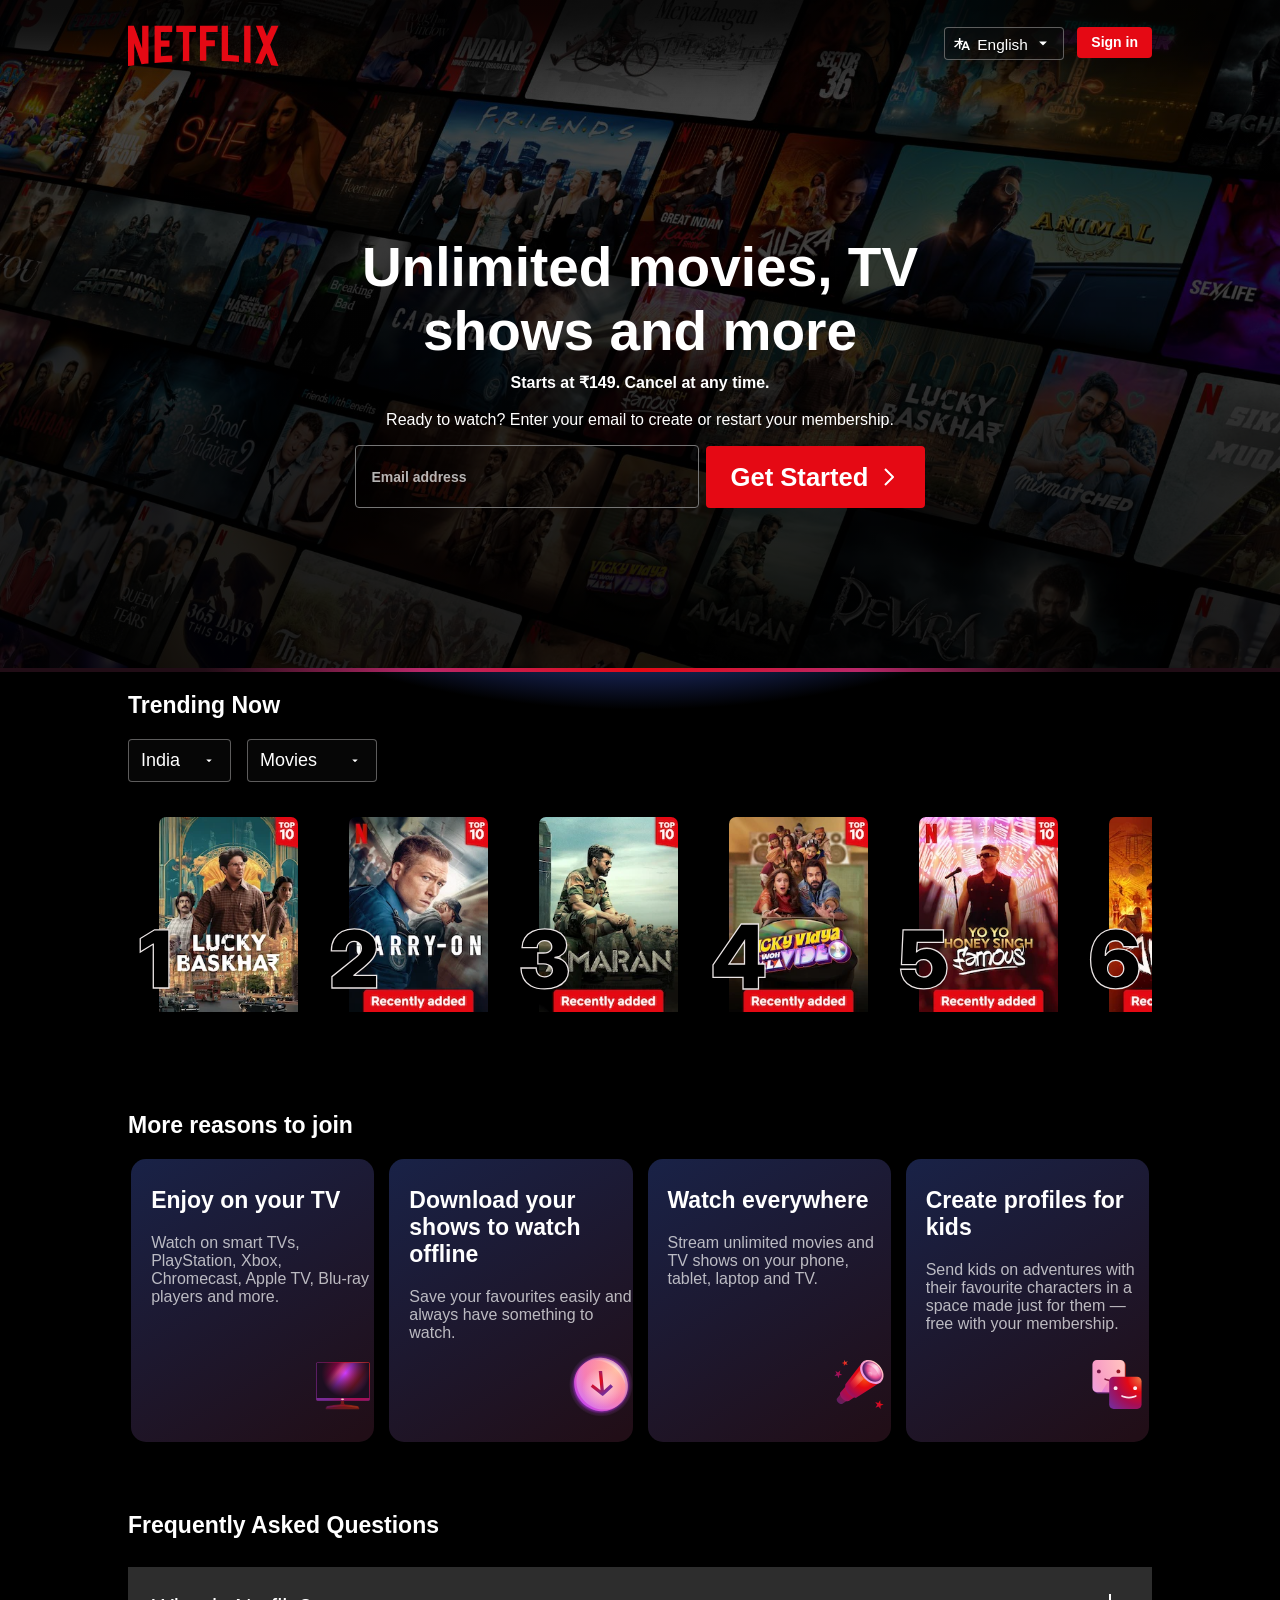
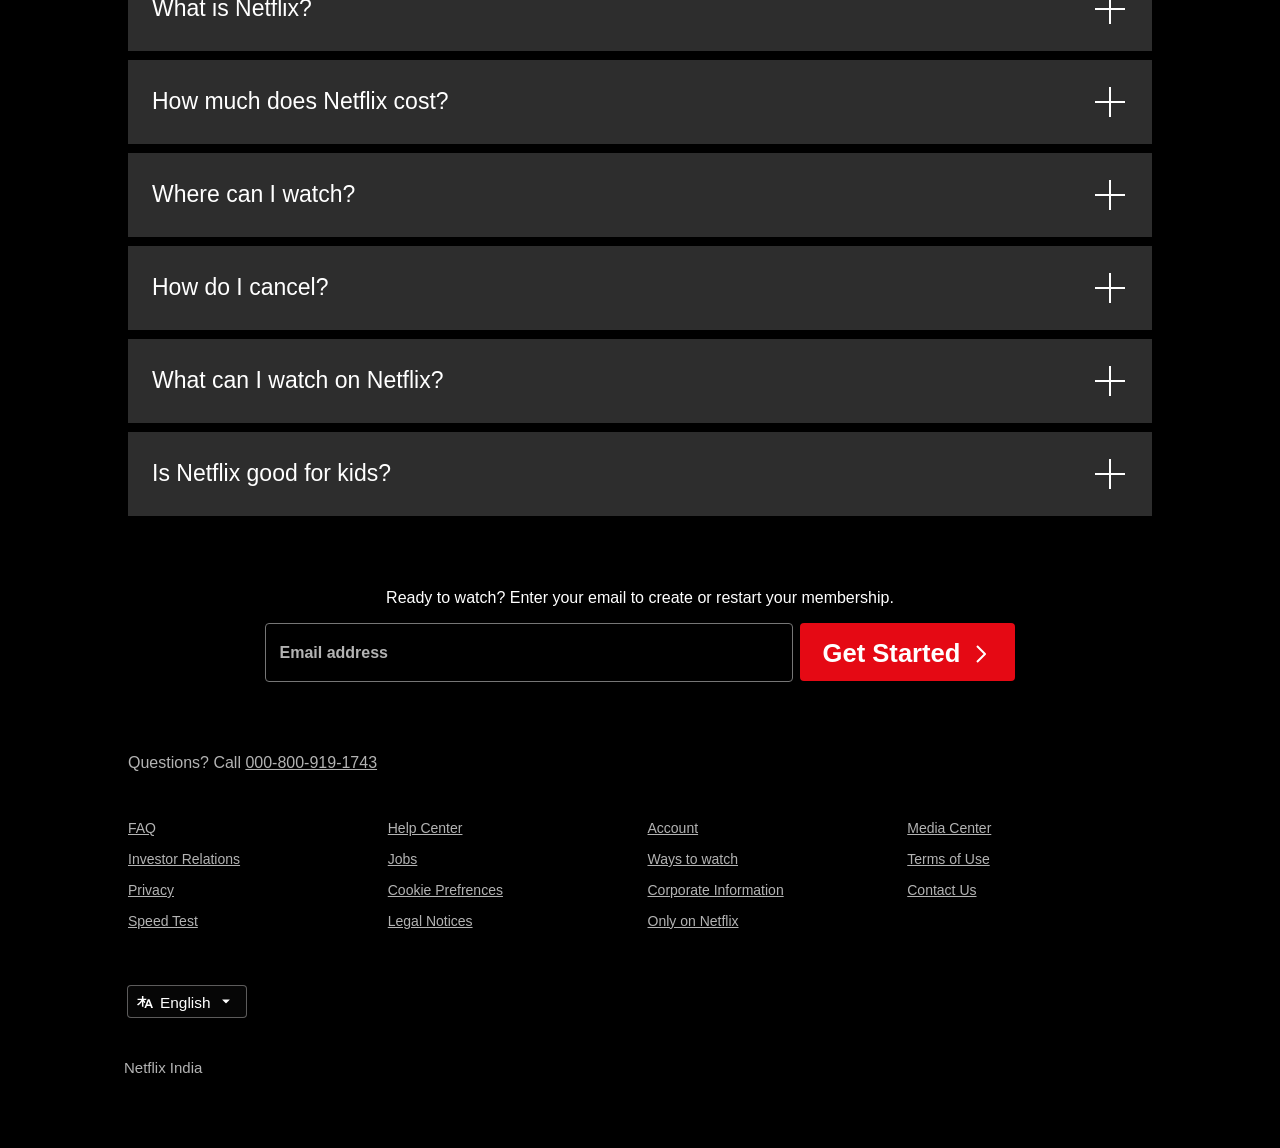
<file: clone.html>
<!DOCTYPE html>
<html lang="en">
  <head>
    <meta charset="UTF-8" />
    <meta name="viewport" content="width=device-width, initial-scale=1.0" />
    <title>Netflix-Clone</title>
    <link rel="stylesheet" href="clone.css" />
  </head>

  <body>
    <div id="body_all_mid">
      <div class="all">
        <div class="netflix">
          <header>
            <div class="blackShade">
              <nav>
                <div class="Margin-for-nav">
                  <div class="MainNav">
                    <div class="Netflix-Logo">
                      <svg
                        width="245px"
                        height="150px"
                        style="color: rgb(229, 9, 20)"
                        viewBox="161 -9 512 510"
                        version="1.1"
                        xmlns="http://www.w3.org/2000/svg"
                        xmlns:xlink="http://www.w3.org/1999/xlink"
                        preserveAspectRatio="xMidYMid"
                      >
                        <g>
                          <path
                            d="M340.657183,0 L340.657183,100.203061 C353.016406,100.778079 365.344207,101.473198 377.637095,102.293306 L377.637095,123.537553 C358.204486,122.242243 338.690182,121.253471 319.094879,120.57923 L319.094879,0 L340.657183,0 Z M512,0.0118710746 L483.922918,65.1060972 L511.993017,137.54371 L511.961595,137.557485 C503.784957,136.3909 495.597845,135.289637 487.386294,134.233936 L471.623048,93.5776798 L455.709676,130.459835 C448.168455,129.627123 440.61676,128.839275 433.047609,128.100899 L460.419447,64.6708546 L435.351871,0.0118710746 L458.677285,0.0118710746 L472.712335,36.1957639 L488.318473,0.0118710746 L512,0.0118710746 Z M245.093161,119.526252 L245.092462,0.0114869428 L305.282574,0.0114869428 L305.282574,21.4467074 L266.654767,21.4467074 L266.654767,49.2277266 L295.881884,49.2277266 L295.881884,70.4719734 L266.654767,70.4719734 L266.654767,119.521329 L245.093161,119.526252 Z M164.580156,21.448488 L164.579458,0.0103695593 L231.270382,0.0103695593 L231.270382,21.4469875 L208.705375,21.4469875 L208.705375,120.107799 C201.508397,120.296154 194.3191,120.519389 187.144466,120.790104 L187.144466,21.448488 L164.580156,21.448488 Z M90.8682168,126.966224 L90.8682168,0.0139657936 L150.758077,0.0139657936 L150.758077,21.4491862 L112.42703,21.4491862 L112.42703,50.4849807 C121.233151,50.3722116 133.754021,50.2444297 141.543822,50.2632828 L141.543822,71.5092753 C131.792954,71.388127 120.786264,71.6429923 112.42703,71.7264345 L112.42703,103.88974 C125.166805,102.887736 137.944984,102.011069 150.758077,101.270912 L150.758077,122.517253 C130.704017,123.672422 110.740031,125.160591 90.8682168,126.966224 Z M48.5710466,77.8540254 L48.5696502,0.0104745953 L70.1319549,0.0104745953 L70.1319549,128.968837 C62.2496338,129.779728 54.3823252,130.642465 46.5286328,131.553346 L21.5609083,59.8244682 L21.5609083,134.625696 C14.3597408,135.563565 7.17323695,136.54141 0,137.562338 L0,0.0118710746 L20.4911722,0.0118710746 L48.5710466,77.8540254 Z M395.425298,124.819071 L395.425298,124.819211 L395.425298,0.0120101224 L416.987603,0.0120101224 L416.987603,126.599777 C409.809478,125.960833 402.624371,125.369895 395.425298,124.819071 Z"
                            fill="currentColor"
                            fill-rule="nonzero"
                          ></path>
                        </g>
                      </svg>
                    </div>
                    <div class="Main-Nav-right">
                      <div class="Main-language">
                        <svg class="Svg-language" role="img">
                          <g>
                            <path
                              class="Size-logo"
                              fill-rule="evenodd"
                              clip-rule="evenodd"
                              d="M10.7668 5.33333L10.5038 5.99715L9.33974 8.9355L8.76866 10.377L7.33333 14H9.10751L9.83505 12.0326H13.4217L14.162 14H16L12.5665 5.33333H10.8278H10.7668ZM10.6186 9.93479L10.3839 10.5632H11.1036H12.8856L11.6348 7.2136L10.6186 9.93479ZM9.52722 4.84224C9.55393 4.77481 9.58574 4.71045 9.62211 4.64954H6.41909V2H4.926V4.64954H0.540802V5.99715H4.31466C3.35062 7.79015 1.75173 9.51463 0 10.4283C0.329184 10.7138 0.811203 11.2391 1.04633 11.5931C2.55118 10.6795 3.90318 9.22912 4.926 7.57316V12.6667H6.41909V7.51606C6.81951 8.15256 7.26748 8.76169 7.7521 9.32292L8.31996 7.88955C7.80191 7.29052 7.34631 6.64699 6.9834 5.99715H9.06968L9.52722 4.84224Z"
                              fill="currentColor"
                            ></path>
                          </g>
                        </svg>
                        <select
                          name="Language"
                          id="language"
                          class="language-Select"
                        >
                          <option value="english">English</option>
                          <option value="हिन्दी">हिन्दी</option>
                        </select>
                        <svg
                          class="Main-Language-svg"
                          xmlns="http://www.w3.org/2000/svg"
                          fill="none"
                          role="img"
                          viewBox="0 0 16 16"
                          width="16"
                          height="16"
                          data-icon="CaretDownSmall"
                          aria-hidden="true"
                        >
                          <path
                            fill-rule="evenodd"
                            clip-rule="evenodd"
                            d="M11.5976 6.5C11.7461 6.5 11.8204 6.67956 11.7154 6.78457L8.23574 10.2643C8.10555 10.3945 7.89445 10.3945 7.76425 10.2643L4.28457 6.78457C4.17956 6.67956 4.25393 6.5 4.40244 6.5H11.5976Z"
                            fill="currentColor"
                          ></path>
                        </svg>
                      </div>
                      <div>
                        <button id="Main-Nav-Btn">Sign in</button>
                      </div>
                    </div>
                  </div>
                </div>
              </nav>
              <section>
                <div class="Section-Main-Content">
                  <div class="txt">
                    <h1>Unlimited movies, TV<br />shows and more</h1>
                    <div>Starts at ₹149. Cancel at any time.</div>
                    <p>
                      Ready to watch? Enter your email to create or restart your <br>
                      membership.
                    </p>
                  </div>
                  <div class="email-button-flex">
                    <div>
                      <form action="#" method="post">
                        <input
                          type="email"
                          placeholder="Email address"
                          required
                        />
                      </form>
                    </div>
                    <button>
                      Get Started
                      <svg role="img" height="24" width="24">
                        <path
                          fill-rule="evenodd"
                          clip-rule="evenodd"
                          d="M15.5859 12L8.29303 19.2928L9.70725 20.7071L17.7072 12.7071C17.8948 12.5195 18.0001 12.2652 18.0001 12C18.0001 11.7347 17.8948 11.4804 17.7072 11.2928L9.70724 3.29285L8.29303 4.70706L15.5859 12Z"
                          fill="currentColor"
                        ></path>
                      </svg>
                    </button>
                  </div>
                </div>
              </section>
              <div class="separatingLine"></div>
            </div>
          </header>
        </div>
        <main>
          <div class="Main-content-Center">
            <div>
              <h2 class="h21">Trending Now</h2>
            </div>
            <div class="trending-flex">
              <div class="main-select">
                <select name="Vision" id="India">
                  <option value="India">India</option>
                  <option value="Global">Global</option>
                </select>
                <div>
                  <svg
                    xmlns="http://www.w3.org/2000/svg"
                    fill="none"
                    role="img"
                    viewBox="0 0 16 16"
                    width="16"
                    height="16"
                    data-icon="CaretDownSmall"
                    aria-hidden="true"
                  >
                    <path
                      fill-rule="evenodd"
                      clip-rule="evenodd"
                      d="M11.5976 6.5C11.7461 6.5 11.8204 6.67956 11.7154 6.78457L8.23574 10.2643C8.10555 10.3945 7.89445 10.3945 7.76425 10.2643L4.28457 6.78457C4.17956 6.67956 4.25393 6.5 4.40244 6.5H11.5976Z"
                      fill="currentColor"
                    ></path>
                  </svg>
                </div>
              </div>
              <div class="main-select">
                <select name="Type" id="Movies">
                  <option value="Movie">Movies</option>
                  <option value="TV_shows">TV shows</option>
                </select>
                <div>
                  <svg
                    xmlns="http://www.w3.org/2000/svg"
                    fill="none"
                    role="img"
                    viewBox="0 0 16 16"
                    width="16"
                    height="16"
                    data-icon="CaretDownSmall"
                    aria-hidden="true"
                  >
                    <path
                      fill-rule="evenodd"
                      clip-rule="evenodd"
                      d="M11.5976 6.5C11.7461 6.5 11.8204 6.67956 11.7154 6.78457L8.23574 10.2643C8.10555 10.3945 7.89445 10.3945 7.76425 10.2643L4.28457 6.78457C4.17956 6.67956 4.25393 6.5 4.40244 6.5H11.5976Z"
                      fill="currentColor"
                    ></path>
                  </svg>
                </div>
              </div>
            </div>
            <div class="main-span">
              <div class="span-div">
                <div id="first">
                  <span class="span-width">
                    <p>1</p>
                  </span>
                </div>
                <div id="second">
                  <span class="span-width">
                    <p>2</p>
                  </span>
                </div>
                <div id="three">
                  <span class="span-width">
                    <p>3</p>
                  </span>
                </div>
                <div id="four">
                  <span class="span-width">
                    <p>4</p>
                  </span>
                </div>
                <div id="five">
                  <span class="span-width">
                    <p>5</p>
                  </span>
                </div>
                <div id="six">
                  <span class="span-width">
                    <p>6</p>
                  </span>
                </div>
                <div id="seven">
                  <span class="span-width">
                    <p>7</p>
                  </span>
                </div>
                <div id="eight">
                  <span class="span-width">
                    <p>8</p>
                  </span>
                </div>
                <div id="nine">
                  <span class="span-width">
                    <p>9</p>
                  </span>
                </div>
                <div id="ten">
                  <span class="span-width">
                    <p>10</p>
                  </span>
                </div>
              </div>
            </div>
            <div class="FourReasonsWhy">
              <h2>More reasons to join</h2>
              <div class="joinBoxs">
                <div class="joinBox">
                  <div id="divv">
                    <div class="txt-box">
                      <h2>Enjoy on your TV</h2>
                      <p>
                        Watch on smart TVs, PlayStation, Xbox, Chromecast, Apple
                        TV, Blu-ray players and more.
                      </p>
                    </div>
                    <div class="txt-svg">
                      <svg
                        width="72"
                        height="72"
                        viewBox="0 0 72 72"
                        fill="none"
                      >
                        <g id="television-core-small">
                          <path
                            id="Vector"
                            fill-rule="evenodd"
                            clip-rule="evenodd"
                            d="M37.2 53.3992C37.2 52.7365 36.6628 52.1992 36 52.1992H34.8C34.1373 52.1992 33.6 52.7365 33.6 53.3992V56.2636C33.6 56.9129 33.0834 57.4433 32.4347 57.4739C30.3013 57.5744 28.1719 57.7834 26.0546 58.1011L19.444 59.0926C18.2692 59.2688 17.4 60.2782 17.4 61.4662V62.0992C17.4 62.4304 17.6686 62.6992 18 62.6992H52.8C53.1314 62.6992 53.4 62.4304 53.4 62.0992V61.4662C53.4 60.2782 52.5309 59.2688 51.3561 59.0926L44.7454 58.1011C42.6282 57.7834 40.4987 57.5744 38.3653 57.4739C37.7167 57.4433 37.2 56.9129 37.2 56.2636V53.3992Z"
                            fill="url(#paint0_radial_5179_1308)"
                          ></path>
                          <path
                            id="Vector_2"
                            d="M18.6 60.7388C18.6 60.2306 18.9587 59.796 19.4602 59.711C22.0196 59.2775 29.7585 58.0508 35.4 58.0508C41.0415 58.0508 48.7804 59.2775 51.3398 59.711C51.8412 59.796 52.2 60.2306 52.2 60.7388C52.2 60.902 52.0575 61.0268 51.8967 61.0004C50.1219 60.707 40.9704 59.2409 35.4 59.2409C29.8295 59.2409 20.678 60.707 18.9033 61.0004C18.7425 61.0268 18.6 60.902 18.6 60.7388Z"
                            fill="url(#paint1_radial_5179_1308)"
                          ></path>
                          <path
                            id="Vector_3"
                            d="M63 12H8.99995C8.00584 12 7.19995 12.8059 7.19995 13.8V51.6C7.19995 52.5941 8.00584 53.4 8.99995 53.4H63C63.9941 53.4 64.8 52.5941 64.8 51.6V13.8C64.8 12.8059 63.9941 12 63 12Z"
                            fill="url(#paint2_linear_5179_1308)"
                          ></path>
                          <path
                            id="Vector_4"
                            d="M63 12H8.99995C8.00584 12 7.19995 12.8059 7.19995 13.8V51.6C7.19995 52.5941 8.00584 53.4 8.99995 53.4H63C63.9941 53.4 64.8 52.5941 64.8 51.6V13.8C64.8 12.8059 63.9941 12 63 12Z"
                            fill="url(#paint3_radial_5179_1308)"
                          ></path>
                          <path
                            id="Vector_5"
                            fill-rule="evenodd"
                            clip-rule="evenodd"
                            d="M8.99995 12.6H63C63.663 12.6 64.2 13.1372 64.2 13.8V50.4H7.79995V13.8C7.79995 13.1372 8.33719 12.6 8.99995 12.6ZM7.19995 50.4V13.8C7.19995 12.8059 8.00581 12 8.99995 12H63C63.9942 12 64.8 12.8059 64.8 13.8V50.4V51.6C64.8 52.5941 63.9942 53.4 63 53.4H8.99995C8.00581 53.4 7.19995 52.5941 7.19995 51.6V50.4Z"
                            fill="url(#paint4_radial_5179_1308)"
                          ></path>
                          <path
                            id="Vector_6"
                            d="M35.4 52.8C36.3941 52.8 37.2 52.3971 37.2 51.9C37.2 51.4029 36.3941 51 35.4 51C34.4059 51 33.6 51.4029 33.6 51.9C33.6 52.3971 34.4059 52.8 35.4 52.8Z"
                            fill="url(#paint5_radial_5179_1308)"
                          ></path>
                        </g>
                        <defs>
                          <radialGradient
                            id="paint0_radial_5179_1308"
                            cx="0"
                            cy="0"
                            r="1"
                            gradientUnits="userSpaceOnUse"
                            gradientTransform="translate(50.3269 49.3723) rotate(118.526) scale(55.1579 46.2871)"
                          >
                            <stop stop-color="#802600"></stop>
                            <stop offset="0.333333" stop-color="#6F181D"></stop>
                            <stop offset="0.666667" stop-color="#5B1333"></stop>
                            <stop offset="1" stop-color="#391945"></stop>
                          </radialGradient>
                          <radialGradient
                            id="paint1_radial_5179_1308"
                            cx="0"
                            cy="0"
                            r="1"
                            gradientUnits="userSpaceOnUse"
                            gradientTransform="translate(48.1077 53.6128) rotate(158.116) scale(32.7275 42.219)"
                          >
                            <stop stop-color="#99421D"></stop>
                            <stop offset="0.333333" stop-color="#99161D"></stop>
                            <stop offset="0.666667" stop-color="#7D1845"></stop>
                            <stop offset="1" stop-color="#59216E"></stop>
                          </radialGradient>
                          <linearGradient
                            id="paint2_linear_5179_1308"
                            x1="10.4727"
                            y1="14.9572"
                            x2="56.1755"
                            y2="51.4814"
                            gradientUnits="userSpaceOnUse"
                          >
                            <stop stop-color="#99161D"></stop>
                            <stop offset="0.245283" stop-color="#CA005B"></stop>
                            <stop offset="0.346698" stop-color="#FF479A"></stop>
                            <stop offset="0.46934" stop-color="#CC3CFF"></stop>
                            <stop offset="0.735849" stop-color="#BC1A22"></stop>
                            <stop offset="1" stop-color="#C94FF5"></stop>
                          </linearGradient>
                          <radialGradient
                            id="paint3_radial_5179_1308"
                            cx="0"
                            cy="0"
                            r="1"
                            gradientUnits="userSpaceOnUse"
                            gradientTransform="translate(38.6181 23.8286) rotate(90) scale(25.9571 25.8545)"
                          >
                            <stop stop-color="#1C0E20" stop-opacity="0"></stop>
                            <stop offset="1" stop-color="#1C0E20"></stop>
                          </radialGradient>
                          <radialGradient
                            id="paint4_radial_5179_1308"
                            cx="0"
                            cy="0"
                            r="1"
                            gradientUnits="userSpaceOnUse"
                            gradientTransform="translate(54 20.1938) rotate(144.293) scale(47.2897 44.8232)"
                          >
                            <stop stop-color="#EF7744"></stop>
                            <stop offset="0.333333" stop-color="#E50914"></stop>
                            <stop offset="0.666667" stop-color="#A70D53"></stop>
                            <stop offset="1" stop-color="#792A95"></stop>
                          </radialGradient>
                          <radialGradient
                            id="paint5_radial_5179_1308"
                            cx="0"
                            cy="0"
                            r="1"
                            gradientUnits="userSpaceOnUse"
                            gradientTransform="translate(36.525 51.3562) rotate(135) scale(4.58735)"
                          >
                            <stop stop-color="#FFDCCC"></stop>
                            <stop offset="0.333333" stop-color="#FFBDC0"></stop>
                            <stop offset="0.666667" stop-color="#F89DC6"></stop>
                            <stop offset="1" stop-color="#E4A1FA"></stop>
                          </radialGradient>
                        </defs>
                      </svg>
                    </div>
                  </div>
                </div>
                <div class="joinBox">
                  <div id="divv">
                    <div class="txt-box">
                      <h2>Download your shows to watch offline</h2>
                      <p>
                        Save your favourites easily and always have something to
                        watch.
                      </p>
                    </div>
                    <div class="txt2-svg">
                      <svg
                        width="72"
                        height="72"
                        viewBox="0 0 72 72"
                        fill="none"
                      >
                        <g id="download-core-small">
                          <path
                            id="Vector"
                            d="M36 70.2008C54.8882 70.2008 70.2001 54.8889 70.2001 36.0008C70.2001 17.1126 54.8882 1.80078 36 1.80078C17.1119 1.80078 1.80005 17.1126 1.80005 36.0008C1.80005 54.8889 17.1119 70.2008 36 70.2008Z"
                            fill="url(#paint0_radial_5179_7940)"
                          ></path>
                          <path
                            id="Vector_2"
                            opacity="0.4"
                            d="M64.7658 36.195C65.5206 51.5916 53.7908 63.5824 38.5668 62.977C23.3428 62.3722 10.3893 49.4 9.63446 34.0034C8.87954 18.6068 20.6091 6.61594 35.8331 7.22116C51.0571 7.82638 64.0104 20.7984 64.7658 36.195Z"
                            fill="url(#paint1_radial_5179_7940)"
                          ></path>
                          <path
                            id="Vector_3"
                            d="M62.3657 37.9958C63.1205 53.3924 51.3908 65.3832 36.1668 64.7778C20.9428 64.173 7.9893 51.2008 7.23444 35.8041C6.47952 20.4075 18.2091 8.41672 33.4331 9.02194C48.6571 9.62716 61.6103 22.5992 62.3657 37.9958Z"
                            fill="url(#paint2_radial_5179_7940)"
                          ></path>
                          <path
                            id="Vector_4"
                            opacity="0.5"
                            d="M64.7658 36.195C65.5206 51.5916 53.7908 63.5824 38.5668 62.977C23.3428 62.3722 10.3893 49.4 9.63446 34.0034C8.87954 18.6068 20.6091 6.61594 35.8331 7.22116C51.0571 7.82638 64.0104 20.7984 64.7658 36.195Z"
                            fill="url(#paint3_radial_5179_7940)"
                          ></path>
                          <path
                            id="Vector_5"
                            opacity="0.6"
                            d="M36.9 60.6C48.6636 60.6 58.2 51.0637 58.2 39.3C58.2 27.5363 48.6636 18 36.9 18C25.1363 18 15.6 27.5363 15.6 39.3C15.6 51.0637 25.1363 60.6 36.9 60.6Z"
                            fill="url(#paint4_radial_5179_7940)"
                          ></path>
                          <path
                            id="Vector_6"
                            fill-rule="evenodd"
                            clip-rule="evenodd"
                            d="M39.0849 42.2727L46.3387 35.76L48.8945 38.5142L38.9118 47.477L37.8466 48.4333L36.6071 47.477L24.9899 38.5142L27.0434 35.76L35.4849 42.2727L33.6 21.6016H37.2L39.0849 42.2727Z"
                            fill="url(#paint5_radial_5179_7940)"
                          ></path>
                          <path
                            id="Vector_7"
                            opacity="0.4"
                            fill-rule="evenodd"
                            clip-rule="evenodd"
                            d="M61.6566 34.9618C61.7832 35.3893 62.391 35.3233 62.3694 34.878C61.6962 21.1369 50.1509 9.55975 36.5817 9.01957C34.4606 8.93515 32.4155 9.12541 30.4772 9.55909C30.0745 9.64915 30.1575 10.2082 30.5697 10.2246C45.0094 10.7979 57.6246 21.2971 61.6566 34.9618Z"
                            fill="url(#paint6_radial_5179_7940)"
                          ></path>
                        </g>
                        <defs>
                          <radialGradient
                            id="paint0_radial_5179_7940"
                            cx="0"
                            cy="0"
                            r="1"
                            gradientUnits="userSpaceOnUse"
                            gradientTransform="translate(36.0001 36.1837) rotate(-90) scale(34.3829)"
                          >
                            <stop offset="0.782019" stop-color="#982DBE"></stop>
                            <stop
                              offset="0.906819"
                              stop-color="#B038DC"
                              stop-opacity="0.2"
                            ></stop>
                            <stop
                              offset="1"
                              stop-color="#E4A1FA"
                              stop-opacity="0"
                            ></stop>
                          </radialGradient>
                          <radialGradient
                            id="paint1_radial_5179_7940"
                            cx="0"
                            cy="0"
                            r="1"
                            gradientUnits="userSpaceOnUse"
                            gradientTransform="translate(52.9937 20.0992) rotate(135) scale(49.9836)"
                          >
                            <stop stop-color="#FFDCCC"></stop>
                            <stop offset="0.333333" stop-color="#FFBDC0"></stop>
                            <stop offset="0.666667" stop-color="#F89DC6"></stop>
                            <stop offset="1" stop-color="#E4A1FA"></stop>
                          </radialGradient>
                          <radialGradient
                            id="paint2_radial_5179_7940"
                            cx="0"
                            cy="0"
                            r="1"
                            gradientUnits="userSpaceOnUse"
                            gradientTransform="translate(52.7999 19.6937) rotate(135) scale(53.1037)"
                          >
                            <stop stop-color="#FFA984"></stop>
                            <stop offset="0.333333" stop-color="#FF787F"></stop>
                            <stop offset="0.666667" stop-color="#F45FA2"></stop>
                            <stop offset="1" stop-color="#C44AF1"></stop>
                          </radialGradient>
                          <radialGradient
                            id="paint3_radial_5179_7940"
                            cx="0"
                            cy="0"
                            r="1"
                            gradientUnits="userSpaceOnUse"
                            gradientTransform="translate(52.9937 20.0992) rotate(135) scale(49.9836)"
                          >
                            <stop stop-color="#FFDCCC"></stop>
                            <stop offset="0.333333" stop-color="#FFBDC0"></stop>
                            <stop offset="0.666667" stop-color="#F89DC6"></stop>
                            <stop offset="1" stop-color="#E4A1FA"></stop>
                          </radialGradient>
                          <radialGradient
                            id="paint4_radial_5179_7940"
                            cx="0"
                            cy="0"
                            r="1"
                            gradientUnits="userSpaceOnUse"
                            gradientTransform="translate(36.9 39.3) scale(21.3)"
                          >
                            <stop stop-color="white"></stop>
                            <stop
                              offset="1"
                              stop-color="white"
                              stop-opacity="0"
                            ></stop>
                          </radialGradient>
                          <radialGradient
                            id="paint5_radial_5179_7940"
                            cx="0"
                            cy="0"
                            r="1"
                            gradientUnits="userSpaceOnUse"
                            gradientTransform="translate(31.2 32.1016) rotate(39.5226) scale(15.5567)"
                          >
                            <stop stop-color="#EF7744"></stop>
                            <stop offset="0.2406" stop-color="#E50914"></stop>
                            <stop offset="1" stop-color="#792A95"></stop>
                          </radialGradient>
                          <radialGradient
                            id="paint6_radial_5179_7940"
                            cx="0"
                            cy="0"
                            r="1"
                            gradientUnits="userSpaceOnUse"
                            gradientTransform="translate(50.7 21.3) rotate(-180) scale(30)"
                          >
                            <stop stop-color="white"></stop>
                            <stop
                              offset="1"
                              stop-color="white"
                              stop-opacity="0"
                            ></stop>
                          </radialGradient>
                        </defs>
                      </svg>
                    </div>
                  </div>
                </div>
                <div class="joinBox">
                  <div id="divv">
                    <div class="txt-box">
                      <h2>Watch everywhere</h2>
                      <p>
                        Stream unlimited movies and TV shows on your phone,
                        tablet, laptop and TV.
                      </p>
                    </div>
                    <div class="txt-svg">
                      <svg
                        width="72"
                        height="72"
                        viewBox="0 0 72 72"
                        fill="none"
                      >
                        <g id="telescope-core-small">
                          <path
                            id="Vector"
                            d="M24.0492 36.6016L33.6 46.3898L17.8029 56.8633C17.8029 56.8633 15.8891 57.6983 13.625 55.2638C11.361 52.8293 12.1235 51.238 12.1235 51.238L24.0492 36.6016Z"
                            fill="url(#paint0_radial_5179_1664)"
                          ></path>
                          <path
                            id="Vector_2"
                            d="M25.0344 34.1992L36 46.151L25.0616 53.8043C25.0616 53.8043 21.8289 55.0984 18.0987 51.0172C14.3686 46.9358 15.9198 44.5105 15.9198 44.5105L25.0344 34.1992Z"
                            fill="url(#paint1_radial_5179_1664)"
                          ></path>
                          <path
                            id="Vector_3"
                            d="M39 13.0195L59.1 33.6788L32.5325 50.4142C32.5325 50.4142 28.7459 50.2552 24.3978 45.4897C20.0498 40.7243 21.4096 35.8101 21.4096 35.8101L39 13.0195Z"
                            fill="url(#paint2_radial_5179_1664)"
                          ></path>
                          <path
                            id="Vector_4"
                            d="M57.6709 15.3516C63.1044 21.2807 63.9858 29.2883 59.6386 33.2371C55.2916 37.186 47.3628 35.5806 41.9292 29.6515C36.4954 23.7224 35.6145 15.7148 39.9615 11.766C44.3084 7.81716 52.2372 9.42252 57.6709 15.3516Z"
                            fill="url(#paint3_radial_5179_1664)"
                          ></path>
                          <path
                            id="Vector_5"
                            d="M58.3787 31.255C54.8121 34.5032 48.2143 33.0817 43.6421 28.0798C39.07 23.078 38.2547 16.39 41.8213 13.1419C45.3879 9.89364 51.9857 11.3152 56.5579 16.3171C61.1298 21.3189 61.9452 28.0069 58.3787 31.255Z"
                            fill="url(#paint4_radial_5179_1664)"
                          ></path>
                          <path
                            id="Vector_6"
                            opacity="0.85"
                            d="M59.6783 28.823C60.576 24.1785 59.6544 20.5934 56.1603 16.6199C52.6662 12.6464 47.3508 10.8657 43.7796 12.7598C39.371 15.098 48.3734 13.5961 53.4577 19.5815C57.8259 24.724 58.8516 33.1009 59.6783 28.823Z"
                            fill="url(#paint5_radial_5179_1664)"
                          ></path>
                          <path
                            id="Vector_7"
                            opacity="0.4"
                            d="M50.3979 25.2452C50.4549 26.7239 49.2932 27.7677 47.8032 27.5766C46.3131 27.3856 45.059 26.032 45.002 24.5532C44.945 23.0745 46.1067 22.0307 47.5968 22.2218C49.0868 22.4128 50.341 23.7664 50.3979 25.2452Z"
                            fill="url(#paint6_radial_5179_1664)"
                          ></path>
                          <path
                            id="Vector_8"
                            opacity="0.6"
                            d="M36.9217 21.0039L26.4258 34.3627C26.3297 36.4604 28.2903 39.5534 30.0334 40.8344L41.2345 29.9105C39.6 28.2005 36.9591 24.1025 36.9217 21.0039Z"
                            fill="url(#paint7_radial_5179_1664)"
                          ></path>
                          <path
                            id="Vector_9"
                            fill-rule="evenodd"
                            clip-rule="evenodd"
                            d="M20.0576 9.60156L21.479 11.7187L24 11.0654L22.3575 13.0272L23.7789 15.1444L21.3424 14.2397L19.7 16.2016L19.8365 13.6806L17.4 12.7759L19.9209 12.1225L20.0576 9.60156ZM58.776 52.8016L58.9623 56.4685L62.4 57.4188L59.0774 58.7347L59.2637 62.4016L57.0239 59.548L53.7014 60.8638L55.6397 57.7843L53.4 54.9307L56.8377 55.8811L58.776 52.8016ZM15.206 24.2101L15.8768 21.0016L13.4793 23.1964L10.6853 21.5563L11.9975 24.553L9.59998 26.7478L12.8085 26.405L14.1207 29.4016L14.7915 26.1931L18 25.8502L15.206 24.2101Z"
                            fill="url(#paint8_linear_5179_1664)"
                          ></path>
                        </g>
                        <defs>
                          <radialGradient
                            id="paint0_radial_5179_1664"
                            cx="0"
                            cy="0"
                            r="1"
                            gradientUnits="userSpaceOnUse"
                            gradientTransform="translate(36.6875 32.7016) rotate(135) scale(34.9134)"
                          >
                            <stop stop-color="#99421D"></stop>
                            <stop offset="0.333333" stop-color="#99161D"></stop>
                            <stop offset="0.666667" stop-color="#7D1845"></stop>
                            <stop offset="1" stop-color="#59216E"></stop>
                          </radialGradient>
                          <radialGradient
                            id="paint1_radial_5179_1664"
                            cx="0"
                            cy="0"
                            r="1"
                            gradientUnits="userSpaceOnUse"
                            gradientTransform="translate(42.5937 27.2992) rotate(135) scale(44.5477 44.5279)"
                          >
                            <stop stop-color="#EF7744"></stop>
                            <stop offset="0.333333" stop-color="#E50914"></stop>
                            <stop offset="0.666667" stop-color="#A70D53"></stop>
                            <stop offset="1" stop-color="#792A95"></stop>
                          </radialGradient>
                          <radialGradient
                            id="paint2_radial_5179_1664"
                            cx="0"
                            cy="0"
                            r="1"
                            gradientUnits="userSpaceOnUse"
                            gradientTransform="translate(42.3 29.106) rotate(135) scale(31.8127)"
                          >
                            <stop stop-color="#FB540D"></stop>
                            <stop offset="0.333333" stop-color="#E50914"></stop>
                            <stop offset="0.666667" stop-color="#A70D53"></stop>
                            <stop offset="1" stop-color="#792A95"></stop>
                          </radialGradient>
                          <radialGradient
                            id="paint3_radial_5179_1664"
                            cx="0"
                            cy="0"
                            r="1"
                            gradientUnits="userSpaceOnUse"
                            gradientTransform="translate(57.675 14.7078) rotate(134.326) scale(24.0433 24.0367)"
                          >
                            <stop stop-color="#FFDCCC"></stop>
                            <stop offset="0.333333" stop-color="#FFBDC0"></stop>
                            <stop offset="0.666667" stop-color="#F89DC6"></stop>
                            <stop offset="1" stop-color="#E4A1FA"></stop>
                          </radialGradient>
                          <radialGradient
                            id="paint4_radial_5179_1664"
                            cx="0"
                            cy="0"
                            r="1"
                            gradientUnits="userSpaceOnUse"
                            gradientTransform="translate(52.1305 21.273) rotate(141.875) scale(9.87138 12.8159)"
                          >
                            <stop offset="0.307292" stop-color="#F89DC6"></stop>
                            <stop offset="0.645392" stop-color="#E75094"></stop>
                            <stop offset="1" stop-color="#59216E"></stop>
                          </radialGradient>
                          <radialGradient
                            id="paint5_radial_5179_1664"
                            cx="0"
                            cy="0"
                            r="1"
                            gradientUnits="userSpaceOnUse"
                            gradientTransform="translate(55.8 15.6) rotate(135) scale(13.1522)"
                          >
                            <stop stop-color="white"></stop>
                            <stop
                              offset="1"
                              stop-color="white"
                              stop-opacity="0"
                            ></stop>
                          </radialGradient>
                          <radialGradient
                            id="paint6_radial_5179_1664"
                            cx="0"
                            cy="0"
                            r="1"
                            gradientUnits="userSpaceOnUse"
                            gradientTransform="translate(49.2362 22.9648) rotate(131.079) scale(5.08644 6.006)"
                          >
                            <stop stop-color="white"></stop>
                            <stop
                              offset="1"
                              stop-color="white"
                              stop-opacity="0"
                            ></stop>
                          </radialGradient>
                          <radialGradient
                            id="paint7_radial_5179_1664"
                            cx="0"
                            cy="0"
                            r="1"
                            gradientUnits="userSpaceOnUse"
                            gradientTransform="translate(36.8758 29.1353) rotate(137.622) scale(13.5764)"
                          >
                            <stop stop-color="#FFA984"></stop>
                            <stop
                              offset="1"
                              stop-color="#F7636B"
                              stop-opacity="0"
                            ></stop>
                          </radialGradient>
                          <linearGradient
                            id="paint8_linear_5179_1664"
                            x1="44.65"
                            y1="27.9016"
                            x2="24.25"
                            y2="48.3016"
                            gradientUnits="userSpaceOnUse"
                          >
                            <stop stop-color="#EF7744"></stop>
                            <stop offset="0.333333" stop-color="#E50914"></stop>
                            <stop offset="0.666667" stop-color="#A70D53"></stop>
                            <stop offset="1" stop-color="#792A95"></stop>
                          </linearGradient>
                        </defs>
                      </svg>
                    </div>
                  </div>
                </div>
                <div class="joinBox">
                  <div id="divv">
                    <div class="txt-box">
                      <h2>Create profiles for kids</h2>
                      <p>
                        Send kids on adventures with their favourite characters
                        in a space made just for them — free with your
                        membership.
                      </p>
                    </div>
                    <div class="txt4-svg">
                      <svg
                        width="72"
                        height="72"
                        viewBox="0 0 72 72"
                        fill="none"
                      >
                        <g id="profiles-core-small">
                          <path
                            id="Vector"
                            d="M10.8 15.6008C10.8 12.9499 12.949 10.8008 15.5999 10.8008H40.8C43.4509 10.8008 45.6 12.9498 45.6 15.6008V40.8007C45.6 43.4516 43.4509 45.6007 40.8 45.6007H15.6C12.949 45.6007 10.8 43.4517 10.8 40.8007V15.6008Z"
                            fill="url(#paint0_radial_5179_7919)"
                          ></path>
                          <path
                            id="Vector_2"
                            d="M9.59998 14.4016C9.59998 11.7506 11.749 9.60162 14.4 9.60156H39.6C42.251 9.60156 44.4 11.7506 44.4 14.4016V39.6015C44.4 42.2525 42.251 44.4015 39.6 44.4015H14.4C11.749 44.4016 9.59998 42.2525 9.59998 39.6015V14.4016Z"
                            fill="url(#paint1_radial_5179_7919)"
                          ></path>
                          <path
                            id="Vector_3"
                            d="M18.6 21.9008C18.6 23.0606 17.6598 24.0008 16.5 24.0008C15.3402 24.0008 14.4 23.0606 14.4 21.9008C14.4 20.741 15.3402 19.8008 16.5 19.8008C17.6598 19.8008 18.6 20.741 18.6 21.9008Z"
                            fill="url(#paint2_radial_5179_7919)"
                          ></path>
                          <path
                            id="Vector_4"
                            d="M39.6 21.9008C39.6 23.0606 38.6598 24.0008 37.5 24.0008C36.3402 24.0008 35.4 23.0606 35.4 21.9008C35.4 20.741 36.3402 19.8008 37.5 19.8008C38.6598 19.8008 39.6 20.741 39.6 21.9008Z"
                            fill="url(#paint3_radial_5179_7919)"
                          ></path>
                          <path
                            id="Vector_5"
                            d="M23.6713 29.4501C23.2437 29.1967 22.6917 29.3379 22.4383 29.7655C22.1848 30.1932 22.3261 30.7452 22.7537 30.9986C23.8254 31.6337 26.769 32.7744 30.6375 32.7744C34.506 32.7744 37.4497 31.6337 38.5213 30.9986C38.949 30.7452 39.0902 30.1932 38.8368 29.7655C38.5834 29.3379 38.0313 29.1967 37.6037 29.4501C36.8191 29.9151 34.194 30.9744 30.6375 30.9744C27.081 30.9744 24.456 29.9151 23.6713 29.4501Z"
                            fill="url(#paint4_radial_5179_7919)"
                          ></path>
                          <path
                            id="Vector_6"
                            opacity="0.35"
                            d="M19.2 44.4016H28.2L32.4 27.6016C30.2787 28.1801 28.4542 29.5387 27.2921 31.4053L19.2 44.4016Z"
                            fill="url(#paint5_radial_5179_7919)"
                          ></path>
                          <path
                            id="Vector_7"
                            d="M27.6 32.4016C27.6 29.7506 29.749 27.6016 32.4 27.6016L57.6 27.6016C60.2508 27.6016 62.4 29.7506 62.4 32.4016V57.6015C62.4 60.2524 60.2508 62.4016 57.6 62.4016H32.4C29.749 62.4016 27.6 60.2524 27.6 57.6016V32.4016Z"
                            fill="url(#paint6_radial_5179_7919)"
                          ></path>
                          <path
                            id="Vector_8"
                            d="M36.6 39.9008C36.6 41.0606 35.6598 42.0008 34.5 42.0008C33.3402 42.0008 32.4 41.0606 32.4 39.9008C32.4 38.741 33.3402 37.8008 34.5 37.8008C35.6598 37.8008 36.6 38.741 36.6 39.9008Z"
                            fill="url(#paint7_radial_5179_7919)"
                          ></path>
                          <path
                            id="Vector_9"
                            d="M57.6 39.9008C57.6 41.0606 56.6598 42.0008 55.5 42.0008C54.3402 42.0008 53.4 41.0606 53.4 39.9008C53.4 38.741 54.3402 37.8008 55.5 37.8008C56.6598 37.8008 57.6 38.741 57.6 39.9008Z"
                            fill="url(#paint8_radial_5179_7919)"
                          ></path>
                          <path
                            id="Vector_10"
                            d="M41.8213 47.6025C41.3937 47.349 40.8416 47.4903 40.5882 47.9179C40.3348 48.3455 40.476 48.8976 40.9037 49.1509C41.9753 49.786 44.919 50.9267 48.7875 50.9267C52.656 50.9267 55.5996 49.786 56.6713 49.1509C57.0989 48.8976 57.2402 48.3455 56.9867 47.9179C56.7333 47.4903 56.1813 47.349 55.7537 47.6025C54.969 48.0674 52.344 49.1267 48.7875 49.1267C45.231 49.1267 42.6059 48.0674 41.8213 47.6025Z"
                            fill="url(#paint9_radial_5179_7919)"
                          ></path>
                        </g>
                        <defs>
                          <radialGradient
                            id="paint0_radial_5179_7919"
                            cx="0"
                            cy="0"
                            r="1"
                            gradientUnits="userSpaceOnUse"
                            gradientTransform="translate(39.075 17.6882) rotate(135) scale(32.8097)"
                          >
                            <stop stop-color="#99421D"></stop>
                            <stop offset="0.333333" stop-color="#99161D"></stop>
                            <stop offset="0.666667" stop-color="#7D1845"></stop>
                            <stop offset="1" stop-color="#59216E"></stop>
                          </radialGradient>
                          <radialGradient
                            id="paint1_radial_5179_7919"
                            cx="0"
                            cy="0"
                            r="1"
                            gradientUnits="userSpaceOnUse"
                            gradientTransform="translate(62.4 8.70157) rotate(133.87) scale(75.3216)"
                          >
                            <stop stop-color="#FFDCCC"></stop>
                            <stop offset="0.333333" stop-color="#FFBDC0"></stop>
                            <stop offset="0.666667" stop-color="#F89DC6"></stop>
                            <stop offset="1" stop-color="#E4A1FA"></stop>
                          </radialGradient>
                          <radialGradient
                            id="paint2_radial_5179_7919"
                            cx="0"
                            cy="0"
                            r="1"
                            gradientUnits="userSpaceOnUse"
                            gradientTransform="translate(60.3 11.1008) rotate(133.939) scale(68.7426 55.9547)"
                          >
                            <stop stop-color="#99421D"></stop>
                            <stop offset="0.333333" stop-color="#99161D"></stop>
                            <stop offset="0.666667" stop-color="#7D1845"></stop>
                            <stop offset="1" stop-color="#59216E"></stop>
                          </radialGradient>
                          <radialGradient
                            id="paint3_radial_5179_7919"
                            cx="0"
                            cy="0"
                            r="1"
                            gradientUnits="userSpaceOnUse"
                            gradientTransform="translate(60.3 11.1008) rotate(133.939) scale(68.7426 55.9547)"
                          >
                            <stop stop-color="#99421D"></stop>
                            <stop offset="0.333333" stop-color="#99161D"></stop>
                            <stop offset="0.666667" stop-color="#7D1845"></stop>
                            <stop offset="1" stop-color="#59216E"></stop>
                          </radialGradient>
                          <radialGradient
                            id="paint4_radial_5179_7919"
                            cx="0"
                            cy="0"
                            r="1"
                            gradientUnits="userSpaceOnUse"
                            gradientTransform="translate(60.3 11.0994) rotate(133.939) scale(68.7426 55.9548)"
                          >
                            <stop stop-color="#99421D"></stop>
                            <stop offset="0.333333" stop-color="#99161D"></stop>
                            <stop offset="0.666667" stop-color="#7D1845"></stop>
                            <stop offset="1" stop-color="#59216E"></stop>
                          </radialGradient>
                          <radialGradient
                            id="paint5_radial_5179_7919"
                            cx="0"
                            cy="0"
                            r="1"
                            gradientUnits="userSpaceOnUse"
                            gradientTransform="translate(39.6 27.9016) rotate(135) scale(23.3345)"
                          >
                            <stop stop-color="#FFA984"></stop>
                            <stop offset="0.333333" stop-color="#FF787F"></stop>
                            <stop offset="0.666667" stop-color="#F45FA2"></stop>
                            <stop offset="1" stop-color="#C44AF1"></stop>
                          </radialGradient>
                          <radialGradient
                            id="paint6_radial_5179_7919"
                            cx="0"
                            cy="0"
                            r="1"
                            gradientUnits="userSpaceOnUse"
                            gradientTransform="translate(61.8 29.7016) rotate(135) scale(43.2749)"
                          >
                            <stop stop-color="#EF7744"></stop>
                            <stop offset="0.333333" stop-color="#E50914"></stop>
                            <stop offset="0.666667" stop-color="#A70D53"></stop>
                            <stop offset="1" stop-color="#792A95"></stop>
                          </radialGradient>
                          <radialGradient
                            id="paint7_radial_5179_7919"
                            cx="0"
                            cy="0"
                            r="1"
                            gradientUnits="userSpaceOnUse"
                            gradientTransform="translate(62.1 11.1008) rotate(137.146) scale(73.6614 60.3576)"
                          >
                            <stop stop-color="#FFDCCC"></stop>
                            <stop offset="0.333333" stop-color="#FDF6F6"></stop>
                            <stop offset="0.666667" stop-color="#FADCE9"></stop>
                            <stop offset="1" stop-color="#E4A1FA"></stop>
                          </radialGradient>
                          <radialGradient
                            id="paint8_radial_5179_7919"
                            cx="0"
                            cy="0"
                            r="1"
                            gradientUnits="userSpaceOnUse"
                            gradientTransform="translate(62.1 11.1008) rotate(137.146) scale(73.6614 60.3576)"
                          >
                            <stop stop-color="#FFDCCC"></stop>
                            <stop offset="0.333333" stop-color="#FDF6F6"></stop>
                            <stop offset="0.666667" stop-color="#FADCE9"></stop>
                            <stop offset="1" stop-color="#E4A1FA"></stop>
                          </radialGradient>
                          <radialGradient
                            id="paint9_radial_5179_7919"
                            cx="0"
                            cy="0"
                            r="1"
                            gradientUnits="userSpaceOnUse"
                            gradientTransform="translate(62.1 11.1017) rotate(137.146) scale(73.6614 60.3576)"
                          >
                            <stop stop-color="#FFDCCC"></stop>
                            <stop offset="0.333333" stop-color="#FDF6F6"></stop>
                            <stop offset="0.666667" stop-color="#FADCE9"></stop>
                            <stop offset="1" stop-color="#E4A1FA"></stop>
                          </radialGradient>
                        </defs>
                      </svg>
                    </div>
                  </div>
                </div>
              </div>
            </div>
          </div>
        </main>
        <footer>
          <div class="Main-content-Center">
            <div class="questions-begin">
              <div>
                <h2>Frequently Asked Questions</h2>
              </div>
              <div class="multiple-questions">
                <div class="q1">
                  <input
                    id="Q1"
                    type="checkbox"
                    name="queNo"
                    value="Q1"
                    class="checkbox"
                  />
                  <label for="Q1">
                    <p>What is Netflix?</p>
                    <svg
                      class="ques-svg"
                      xmlns="http://www.w3.org/2000/svg"
                      fill="none"
                      role="img"
                      viewBox="0 0 36 36"
                      width="36"
                      height="36"
                      data-icon="PlusLarge"
                      aria-hidden="true"
                    >
                      <path
                        fill-rule="evenodd"
                        clip-rule="evenodd"
                        d="M17 17V3H19V17H33V19H19V33H17V19H3V17H17Z"
                        fill="currentColor"
                      ></path>
                    </svg>
                  </label>
                  <div class="answer">
                    <p>
                      Netflix is a streaming service that offers a wide variety
                      of award-winning TV shows, movies, anime, documentaries
                      and more - on thousands of internet-connected devices.
                      <br /><br />
                      You can watch as much as you want, whenever you want,
                      without a single ad – all for one low monthly price.
                      There's always something new to discover, and new TV shows
                      and movies are added every week!
                    </p>
                  </div>
                </div>
                <div class="q2">
                  <input
                    id="Q2"
                    type="checkbox"
                    name="queNo"
                    value="Q2"
                    class="checkbox"
                  />
                  <label for="Q2">
                    <p>How much does Netflix cost?</p>
                    <svg
                      class="ques-svg"
                      xmlns="http://www.w3.org/2000/svg"
                      fill="none"
                      role="img"
                      viewBox="0 0 36 36"
                      width="36"
                      height="36"
                      data-icon="PlusLarge"
                      aria-hidden="true"
                    >
                      <path
                        fill-rule="evenodd"
                        clip-rule="evenodd"
                        d="M17 17V3H19V17H33V19H19V33H17V19H3V17H17Z"
                        fill="currentColor"
                      ></path>
                    </svg>
                  </label>
                  <div class="answer">
                    <p>
                      Watch Netflix on your smartphone, tablet, Smart TV,
                      laptop, or streaming device, all for one fixed monthly
                      fee. Plans range from ₹149 to ₹649 a month. No extra
                      costs, no contracts.
                    </p>
                  </div>
                </div>
                <div class="q3">
                  <input
                    id="Q3"
                    type="checkbox"
                    name="queNo"
                    value="Q3"
                    class="checkbox"
                  />
                  <label for="Q3">
                    <p>Where can I watch?</p>
                    <svg
                      class="ques-svg"
                      xmlns="http://www.w3.org/2000/svg"
                      fill="none"
                      role="img"
                      viewBox="0 0 36 36"
                      width="36"
                      height="36"
                      data-icon="PlusLarge"
                      aria-hidden="true"
                    >
                      <path
                        fill-rule="evenodd"
                        clip-rule="evenodd"
                        d="M17 17V3H19V17H33V19H19V33H17V19H3V17H17Z"
                        fill="currentColor"
                      ></path>
                    </svg>
                  </label>
                  <div class="answer">
                    <p>
                      Watch anywhere, anytime. Sign in with your Netflix account
                      to watch instantly on the web at netflix.com from your
                      personal computer or on any internet-connected device that
                      offers the Netflix app, including smart TVs, smartphones,
                      tablets, streaming media players and game consoles.
                      <br /><br />
                      You can also download your favourite shows with the iOS or
                      Android app. Use downloads to watch while you're on the go
                      and without an internet connection. Take Netflix with you
                      anywhere.
                    </p>
                  </div>
                </div>
                <div class="q4">
                  <input
                    id="Q4"
                    type="checkbox"
                    name="queNo"
                    value="Q4"
                    class="checkbox"
                  />
                  <label for="Q4">
                    <p>How do I cancel?</p>
                    <svg
                      class="ques-svg"
                      xmlns="http://www.w3.org/2000/svg"
                      fill="none"
                      role="img"
                      viewBox="0 0 36 36"
                      width="36"
                      height="36"
                      data-icon="PlusLarge"
                      aria-hidden="true"
                    >
                      <path
                        fill-rule="evenodd"
                        clip-rule="evenodd"
                        d="M17 17V3H19V17H33V19H19V33H17V19H3V17H17Z"
                        fill="currentColor"
                      ></path>
                    </svg>
                  </label>
                  <div class="answer">
                    <p>
                      Netflix is flexible. There are no annoying contracts and
                      no commitments. You can easily cancel your account online
                      in two clicks. There are no cancellation fees – start or
                      stop your account anytime.
                    </p>
                  </div>
                </div>
                <div class="q5">
                  <input
                    id="Q5"
                    type="checkbox"
                    name="queNo"
                    value="Q5"
                    class="checkbox"
                  />
                  <label for="Q5">
                    <p>What can I watch on Netflix?</p>
                    <svg
                      class="ques-svg"
                      xmlns="http://www.w3.org/2000/svg"
                      fill="none"
                      role="img"
                      viewBox="0 0 36 36"
                      width="36"
                      height="36"
                      data-icon="PlusLarge"
                      aria-hidden="true"
                    >
                      <path
                        fill-rule="evenodd"
                        clip-rule="evenodd"
                        d="M17 17V3H19V17H33V19H19V33H17V19H3V17H17Z"
                        fill="currentColor"
                      ></path>
                    </svg>
                  </label>
                  <div class="answer">
                    <p>
                      Netflix has an extensive library of feature films,
                      documentaries, TV shows, anime, award-winning Netflix
                      originals, and more. Watch as much as you want, anytime
                      you want.
                    </p>
                  </div>
                </div>
                <div class="q6">
                  <input
                    id="Q6"
                    type="checkbox"
                    name="queNo"
                    value="Q6"
                    class="checkbox"
                  />
                  <label for="Q6">
                    <p>Is Netflix good for kids?</p>
                    <svg
                      class="ques-svg"
                      xmlns="http://www.w3.org/2000/svg"
                      fill="none"
                      role="img"
                      viewBox="0 0 36 36"
                      width="36"
                      height="36"
                      data-icon="PlusLarge"
                      aria-hidden="true"
                    >
                      <path
                        fill-rule="evenodd"
                        clip-rule="evenodd"
                        d="M17 17V3H19V17H33V19H19V33H17V19H3V17H17Z"
                        fill="currentColor"
                      ></path>
                    </svg>
                  </label>
                  <div class="answer">
                    <p>
                      The Netflix Kids experience is included in your membership
                      to give parents control while kids enjoy family-friendly
                      TV shows and films in their own space. <br /><br />
                      Kids profiles come with PIN-protected parental controls
                      that let you restrict the maturity rating of content kids
                      can watch and block specific titles you don’t want kids to
                      see.
                    </p>
                  </div>
                </div>
              </div>
            </div>
            <div class="Footer-Main-Content">
              <div class="txt">
                <p>
                  Ready to watch? Enter your email to create or restart your
                  membership.
                </p>
              </div>
              <div class="email-button-flex">
                <div>
                  <form action="#" method="post">
                    <input type="email" placeholder="Email address" required />
                  </form>
                </div>
                <button>
                  Get Started
                  <svg role="img" height="24" width="24">
                    <path
                      fill-rule="evenodd"
                      clip-rule="evenodd"
                      d="M15.5859 12L8.29303 19.2928L9.70725 20.7071L17.7072 12.7071C17.8948 12.5195 18.0001 12.2652 18.0001 12C18.0001 11.7347 17.8948 11.4804 17.7072 11.2928L9.70724 3.29285L8.29303 4.70706L15.5859 12Z"
                      fill="currentColor"
                    ></path>
                  </svg>
                </button>
              </div>
            </div>
            <div class="tHe-enD">
              <p>Questions? Call <a href="#">000-800-919-1743</a></p>
              <div class="Grid-container">
                <div class="item">
                  <a href="https://help.netflix.com/en/node/412">FAQ</a>
                </div>
                <div class="item">
                  <a href="https://help.netflix.com/en">Help Center</a>
                </div>
                <div class="item">
                  <a
                    href="https://www.netflix.com/login?nextpage=https%3A%2F%2Fwww.netflix.com%2Fyouraccount"
                    >Account</a
                  >
                </div>
                <div class="item">
                  <a href="https://media.netflix.com/en/">Media Center</a>
                </div>
                <div class="item">
                  <a
                    href="https://ir.netflix.net/ir-overview/profile/default.aspx"
                    >Investor Relations</a
                  >
                </div>
                <div class="item">
                  <a href="https://jobs.netflix.com/">Jobs</a>
                </div>
                <div class="item">
                  <a href="https://help.netflix.com/en/node/14361"
                    >Ways to watch</a
                  >
                </div>
                <div class="item">
                  <a href="https://help.netflix.com/legal/termsofuse"
                    >Terms of Use</a
                  >
                </div>
                <div class="item">
                  <a href="https://help.netflix.com/legal/privacy">Privacy</a>
                </div>
                <div class="item">
                  <a href="https://help.netflix.com/en/node/412"
                    >Cookie Prefrences</a
                  >
                </div>
                <div class="item">
                  <a href="https://help.netflix.com/en/node/134094"
                    >Corporate Information</a
                  >
                </div>
                <div class="item">
                  <a href="https://help.netflix.com/en/contactus">Contact Us</a>
                </div>
                <div class="item">
                  <a href="https://fast.com/">Speed Test</a>
                </div>
                <div class="item">
                  <a href="https://help.netflix.com/legal/notices"
                    >Legal Notices</a
                  >
                </div>
                <div class="item">
                  <a href="https://www.netflix.com/in/browse/genre/839338"
                    >Only on Netflix</a
                  >
                </div>
              </div>
              <div class="Main-language footer-language-select">
                <svg class="Svg-language" role="img">
                  <g>
                    <path
                      class="Size-logo"
                      fill-rule="evenodd"
                      clip-rule="evenodd"
                      d="M10.7668 5.33333L10.5038 5.99715L9.33974 8.9355L8.76866 10.377L7.33333 14H9.10751L9.83505 12.0326H13.4217L14.162 14H16L12.5665 5.33333H10.8278H10.7668ZM10.6186 9.93479L10.3839 10.5632H11.1036H12.8856L11.6348 7.2136L10.6186 9.93479ZM9.52722 4.84224C9.55393 4.77481 9.58574 4.71045 9.62211 4.64954H6.41909V2H4.926V4.64954H0.540802V5.99715H4.31466C3.35062 7.79015 1.75173 9.51463 0 10.4283C0.329184 10.7138 0.811203 11.2391 1.04633 11.5931C2.55118 10.6795 3.90318 9.22912 4.926 7.57316V12.6667H6.41909V7.51606C6.81951 8.15256 7.26748 8.76169 7.7521 9.32292L8.31996 7.88955C7.80191 7.29052 7.34631 6.64699 6.9834 5.99715H9.06968L9.52722 4.84224Z"
                      fill="currentColor"
                    ></path>
                  </g>
                </svg>
                <select name="Language" id="language" class="language-Select">
                  <option value="english">English</option>
                  <option value="हिन्दी">हिन्दी</option>
                </select>
                <svg
                  class="Main-Language-svg"
                  xmlns="http://www.w3.org/2000/svg"
                  fill="none"
                  role="img"
                  viewBox="0 0 16 16"
                  width="16"
                  height="16"
                  data-icon="CaretDownSmall"
                  aria-hidden="true"
                >
                  <path
                    fill-rule="evenodd"
                    clip-rule="evenodd"
                    d="M11.5976 6.5C11.7461 6.5 11.8204 6.67956 11.7154 6.78457L8.23574 10.2643C8.10555 10.3945 7.89445 10.3945 7.76425 10.2643L4.28457 6.78457C4.17956 6.67956 4.25393 6.5 4.40244 6.5H11.5976Z"
                    fill="currentColor"
                  ></path>
                </svg>
              </div>
              <div class="Finally">Netflix India</div>
            </div>
          </div>
        </footer>
      </div>
    </div>
  </body>
</html>
</file>
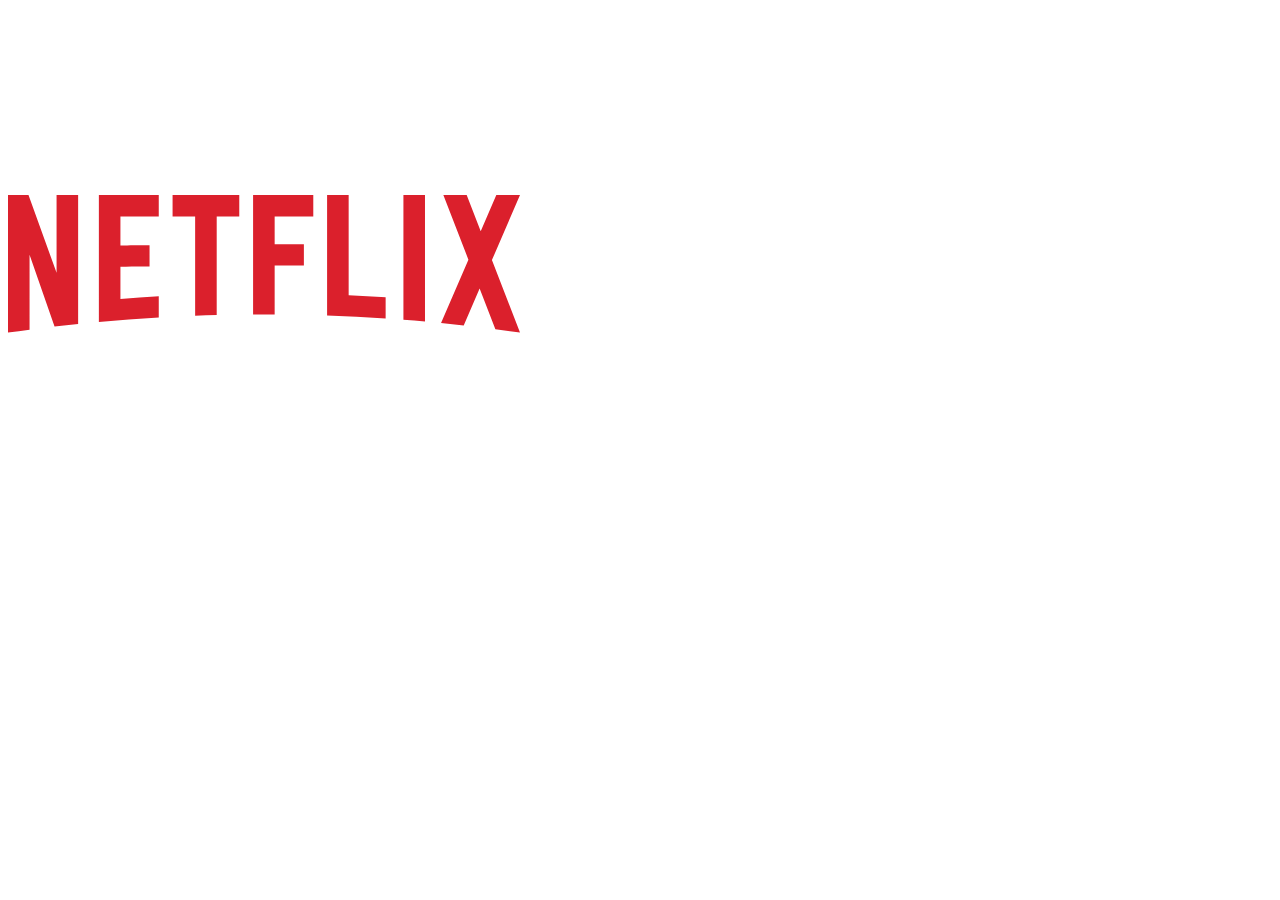
<file: net.html>
<!DOCTYPE html>
<html lang="en">
<head>
    <meta charset="UTF-8">
    <meta name="viewport" content="width=device-width, initial-scale=1.0">
    <title>Document</title>
</head>
<body>
    <svg width="512px" height="512px" viewBox="0 -187 512 512" version="1.1" xmlns="http://www.w3.org/2000/svg" xmlns:xlink="http://www.w3.org/1999/xlink" preserveAspectRatio="xMidYMid">
        <g>
            <path d="M340.657183,0 L340.657183,100.203061 C353.016406,100.778079 365.344207,101.473198 377.637095,102.293306 L377.637095,123.537553 C358.204486,122.242243 338.690182,121.253471 319.094879,120.57923 L319.094879,0 L340.657183,0 Z M512,0.0118710746 L483.922918,65.1060972 L511.993017,137.54371 L511.961595,137.557485 C503.784957,136.3909 495.597845,135.289637 487.386294,134.233936 L471.623048,93.5776798 L455.709676,130.459835 C448.168455,129.627123 440.61676,128.839275 433.047609,128.100899 L460.419447,64.6708546 L435.351871,0.0118710746 L458.677285,0.0118710746 L472.712335,36.1957639 L488.318473,0.0118710746 L512,0.0118710746 Z M245.093161,119.526252 L245.092462,0.0114869428 L305.282574,0.0114869428 L305.282574,21.4467074 L266.654767,21.4467074 L266.654767,49.2277266 L295.881884,49.2277266 L295.881884,70.4719734 L266.654767,70.4719734 L266.654767,119.521329 L245.093161,119.526252 Z M164.580156,21.448488 L164.579458,0.0103695593 L231.270382,0.0103695593 L231.270382,21.4469875 L208.705375,21.4469875 L208.705375,120.107799 C201.508397,120.296154 194.3191,120.519389 187.144466,120.790104 L187.144466,21.448488 L164.580156,21.448488 Z M90.8682168,126.966224 L90.8682168,0.0139657936 L150.758077,0.0139657936 L150.758077,21.4491862 L112.42703,21.4491862 L112.42703,50.4849807 C121.233151,50.3722116 133.754021,50.2444297 141.543822,50.2632828 L141.543822,71.5092753 C131.792954,71.388127 120.786264,71.6429923 112.42703,71.7264345 L112.42703,103.88974 C125.166805,102.887736 137.944984,102.011069 150.758077,101.270912 L150.758077,122.517253 C130.704017,123.672422 110.740031,125.160591 90.8682168,126.966224 Z M48.5710466,77.8540254 L48.5696502,0.0104745953 L70.1319549,0.0104745953 L70.1319549,128.968837 C62.2496338,129.779728 54.3823252,130.642465 46.5286328,131.553346 L21.5609083,59.8244682 L21.5609083,134.625696 C14.3597408,135.563565 7.17323695,136.54141 0,137.562338 L0,0.0118710746 L20.4911722,0.0118710746 L48.5710466,77.8540254 Z M395.425298,124.819071 L395.425298,124.819211 L395.425298,0.0120101224 L416.987603,0.0120101224 L416.987603,126.599777 C409.809478,125.960833 402.624371,125.369895 395.425298,124.819071 Z" fill="#DB202C" fill-rule="nonzero"></path>
        </g>
    </svg>    
</body>
</html>
</file>
<file: style.css>
@import url('https://fonts.googleapis.com/css2?family=Poppins:ital,wght@0,100;0,200;0,300;0,400;0,500;0,600;0,700;0,800;0,900;1,100;1,200;1,300;1,400;1,500;1,600;1,700;1,800;1,900&display=swap');
@import url('https://fonts.googleapis.com/css2?family=Inter:ital,opsz,wght@0,14..32,100..900;1,14..32,100..900&display=swap');
*{
    margin: 0;
    padding: 0;
    font-family: "Arial";
    box-sizing: border-box;
}


/* Netflix main */

.netflix{
    background-image: url(MaterialsRequired/bg-img.jpg);
    background-size:cover;
    background-repeat: no-repeat;
}


.blackShade{
    width: 100%;
    background-image: linear-gradient(7deg, rgba(0, 0, 0, 0.8500) 10.00%, rgba(0, 0, 0, 0.8465) 17.25%, rgba(0, 0, 0, 0.8361) 24.50%, rgba(0, 0, 0, 0.8187) 31.75%, rgba(0, 0, 0, 0.7944) 39.00%, rgba(0, 0, 0, 0.7632) 46.25%, rgba(0, 0, 0, 0.7250) 53.50%, rgba(0, 0, 0, 0.6868) 60.75%, rgba(0, 0, 0, 0.6556) 68.00%, rgba(0, 0, 0, 0.6312) 75.25%, rgba(0, 0, 0, 0.6139) 82.50%, rgba(0, 0, 0, 0.6035) 89.75%, rgba(0, 0, 0, 0.6000) 97.00%);
}





/* Navbar */
.Margin-for-nav{
    height: 120px;
    width: 84vw;
}

.Netflix-Logo svg {
    width: 245px;
    height: 150px;
}

nav {
    background: linear-gradient(180deg,rgba(0, 0, 0, 0.8000) 0.000%, rgba(0, 0, 0, 0.7889) 8.333%, rgba(0, 0, 0, 0.7556) 16.67%, rgba(0, 0, 0, 0.7000) 25.00%, rgba(0, 0, 0, 0.6222) 33.33%, rgba(0, 0, 0, 0.5222) 41.67%, rgba(0, 0, 0, 0.4000) 50.00%, rgba(0, 0, 0, 0.2778) 58.33%, rgba(0, 0, 0, 0.1778) 66.67%, rgba(0, 0, 0, 0.1000) 75.00%, rgba(0, 0, 0, 0.04444) 83.33%, rgba(0, 0, 0, 0.01111) 91.67%, rgba(0, 0, 0, 0.000) 100.0%);
    display: flex;
    justify-content: center;
}

.MainNav {
    /* margin-left: 150px; */
    padding: 23px 0px 14px 0px ;
    display: flex;
    justify-content: space-between;
    align-items: center;
}

.Main-Nav-right {
    display: flex;
    margin-left: 10px;
}

#Main-Nav-Btn{
    font-size: 14px;
    margin-left: 20px;
    padding:7.5px 14px 7.5px 14px ;
}

.Netflix-Logo {
    width: 9.25rem;
    height: 2.5rem;
    color: rgb(229, 9, 20);
    fill: currentColor;
}

/* .Svg-logo{
    width: 148px;
    height: 40px;
} */

.Size-logo {
    width: 148px;
    height: 40px;
}

.Svg-language {
    height: 20px;
    width: 20px;
    margin-top: 5px;
    margin-right: -30px;
    color: white;
    z-index: 1;
}

.language-Select {
    /* border: none;  */
    font-size: 15.4px;
    font-weight: 500;
    padding: 8px 0px 6px 32px;
    width: 7.5rem;
}

select{
    font-size: 3px;
    color: white;
    border: 0.5px solid rgba(155, 153, 153, 0.587);
    padding: 7px 32px 7px 17px;
    border-radius: 4px;
    background-color: rgba(16, 16, 16, 0.432);
    appearance: none;
}

option{
    color: black;
    font-weight: 500;
}

.Main-Language-svg{
    color: white;
    margin-left: -29px;
}

.Main-language {
    display: flex;
    align-items: center;
    margin-right: 6px;
}

button{
    background-color: rgb(229, 9, 20);
    color: rgb(255, 255, 255);
    border-radius: 0.25rem;
    border: none;
    font-weight: 700;
}

.txt {
    color: white;
    font-family: Arial, Helvetica, sans-serif;
}

.txt h1{
    font-size: 55px;
    font-weight: 900;
}

.txt div {
    margin-top: 5px;
    font-size: 21px;
    font-weight: 600;
    line-height: 40px;
}

.txt p {
    /* font-size: 18px; */
    margin: 26px 0px 16px 0px;
}
section {
    display: flex;
    justify-content: center;
    flex-direction: column;
}

.Section-Main-Content{
    /* margin-top: 9rem; */
    display: flex;
    flex-direction: column;
}
form input{
    background: none;
    border: 0.1px solid light-dark(rgb(118, 118, 118), rgb(133, 133, 133));
    width: 21.5rem;
    padding: 21px 16px 20px 16px;
    margin-right: 7px;
    font-weight: bolder;
    font-size: 17px;
    border-radius: .25rem;
    color: white;
}
::placeholder{
    font-size: 14px;
    color: rgba(255, 255, 255, 0.7);
}

.email-button-flex{
    display: flex;
    align-items: center;
    justify-content: center;
}

.email-button-flex button {
    font-size: 1.6rem;
    display: flex;
    align-items: center;
    justify-content: center;
    padding: 17px 25px 16px 25px;
}

.email-button-flex button svg {
    margin-left: 8px;
}



.separatingLine{
    /* margin-top: 10rem; */
    width: 100%;
    height: 3.7px;
    background: linear-gradient(to right, rgba(33, 13, 22, 1) 16%, rgba(184, 40, 105, 1), rgba(229, 9, 20, 1), rgba(184, 40, 105, 1), rgba(33, 13, 22, 1) 84%);
}


div h2{
    color: white;
    font-size: 23px;
    padding-top: 20px;
    margin-bottom: 20px;
    /* background: radial-gradient(50% 500% at 50% -420%, rgba(64, 97, 231, 0.4) 80%, rgba(0, 0, 0, 0.1) 100%), black; */
}

.Main-content-Center{
    width: 80vw;
}
.h21{
    background: radial-gradient(50% 500% at 50% -420%, rgba(64, 97, 231, 0.4) 80%, rgba(0, 0, 0, 0.1) 100%), black;
}
main{
    display: flex;
    justify-content: center;
    background-color: black;
}

main div svg {
    color: white;
    margin-right: 30px;
    padding-top: 5px;
}

main select {
    padding: 10px 36px 11px 12px ;
    font-size:18px;
    font-weight: 400;
    margin-right: -30px;
}

.trending-flex{
    display: flex;
    /* margin-bottom: 20px; */
}

.main-select {
    display: flex;
    align-items: center;
    display: none;
}




/* Top TenTen */

/* .main-span {
    width: 100px;
} */

.span-div {
    width: 100%;
    height: 295px;
    display: flex;
    overflow: auto;
    scroll-behavior: smooth;
}
.span-div::-webkit-scrollbar {
    display: none; /*Hides the scrollbar*/
}


.span-width{
    height: 245px;
    width: 174px;
    /* background: #db0606; */
    display: flex;
    border-radius: 7px;
    align-items: end;
}
.span-width p{
    font-family: "Inter";
    margin-left: -20px;
    font-size: 100px;
    color: rgb(0, 0, 0);
    -webkit-text-stroke: 2px rgb(235, 229, 229);
    /* -webkit-text-stroke: 0; */
    background-clip: text; 
    -webkit-background-clip: text;
    -webkit-text-fill-color: black; 
    font-weight: 900;
}

#first:hover{
    transform: scale(1.05,1.05);
    border-radius: 10px;
}
#second:hover{
    transform: scale(1.05,1.05);
    border-radius: 10px;
}
#three:hover{
    transform: scale(1.05,1.05);
    border-radius: 10px;
}
#four:hover{
    transform: scale(1.05,1.05);
    border-radius: 10px;
}
#five:hover{
    transform: scale(1.05,1.05);
    border-radius: 10px;
}
#six:hover{
    transform: scale(1.05,1.05);
    border-radius: 10px;
}
#seven:hover{
    transform: scale(1.05,1.05);
    border-radius: 10px;
}
#eight:hover{
    transform: scale(1.05,1.05);
    border-radius: 10px;
}
#nine:hover{
    transform: scale(1.05,1.05);
    border-radius: 10px;
}
#ten:hover{
    transform: scale(1.05,1.05);
    border-radius: 10px;
}


#first,#second,#three,#four,#five,#six,#seven,#eight,#nine,#ten {
    padding: 15px 20px 0px 31px;
    transform: scale(1,1);
    transition: transform .19s ease-in-out;
}


#first .span-width {
    background-size: contain;
    background-repeat: no-repeat;
    background-image: url(MaterialsRequired/tt1.webp);
}
#second .span-width {
    background-size: contain;
    background-repeat: no-repeat;
    background-image: url(MaterialsRequired/tt2.webp);
}
#three .span-width {
    background-size: contain;
    background-repeat: no-repeat;
    background-image: url(MaterialsRequired/tt3.webp);
}
#four .span-width {
    background-size: contain;
    background-repeat: no-repeat;
    background-image: url(MaterialsRequired/tt4.webp);
}

#four p {
    margin-bottom: -20px;
    font-family: "Poppins";
    font-size: 105px;
    font-weight: 700;
}

#five .span-width {
    background-size: contain;
    background-repeat: no-repeat;
    background-image: url(MaterialsRequired/tt5.webp);
}
#six .span-width {
    background-size: contain;
    background-repeat: no-repeat;
    background-image: url(MaterialsRequired/tt6.webp);
}
#seven .span-width {
    background-size: contain;
    background-repeat: no-repeat;
    background-image: url(MaterialsRequired/tt7.webp);
}
#eight .span-width {
    background-size: contain;
    background-repeat: no-repeat;
    background-image: url(MaterialsRequired/tt8.webp);
}
#nine .span-width {
    background-size: contain;
    background-repeat: no-repeat;
    background-image: url(MaterialsRequired/tt9.webp);
}
#ten .span-width {
    background-size: contain;
    background-repeat: no-repeat;
    background-image: url(MaterialsRequired/tt1010.webp);
}


/*four reasons why*/

.FourReasonsWhy{
    background-color: black;
}

.joinBoxs {
    display: flex;
    gap: 15px;
    justify-content: center;
    margin-bottom: 50px;
}

.joinBox {
    width: 19rem;
    /* height: 37vh; */
    background: linear-gradient(149deg, #192247 0%, #210e17 96.86%);
    border-radius: 15px;
}

.joinBox div {
    padding: 4px 0px 0px 10px;
    height: 75%;
}
/* #divv{
    display: flex;
    flex-direction: column; 
    gap: 45px;
} */

.txt-box p{
    color: rgba(255, 255, 255, 0.7);
    font-weight: 500;
}
.txt-svg{
    margin-left: 61.5%;
}

.txt2-svg{
    margin-left: 61.5%;
    
}


.txt4-svg{
    margin-left: 61.5%;

}

.txt4-svg svg{
    margin-left: 61.5%;
}


/*Ques*/

.questions-begin{
    width: 100%;
    background-color: black;
    color: white;
    margin-bottom: 4.5rem;
}

footer{
    display: flex;
    justify-content: center;
    background-color: black;
}

input[type="checkbox"] {
    width: .1px;
    height: .1px;
    appearance: none;
    -webkit-appearance: none;
    -moz-appearance: none;
}

.q1 ,.q2 ,.q3 , .q4, .q5, .q6{
    width: 100%;
    margin-top: -10px;
}

label:hover{
    background-color: rgba(99, 98, 98, 0.621);
}

label{
    font-size: 23px;
    padding: 1.5rem;
    margin-bottom: 1px;
    display: flex;
    justify-content: space-between;
    align-items: center;
    cursor: pointer;
    background-color: rgb(45, 45, 45);
    transition: all .1s ease-in-out;
}

.answer{
    background-color: rgb(45, 45, 45);
    font-size: 23px;
    max-height: 0rem;
    opacity: 1;
    overflow: hidden;
    padding: 0;
    transition: max-height 0.4s cubic-bezier(0.32, 0.94, 0.6, 1);

}

.answer p{
    margin: 1.5rem;
}
.ques-svg {
    height: 36px;
    width: 36px;
    transform: rotate(0deg);
}


.checkbox:checked + label .ques-svg {
    transform: rotate(45deg);
    transition:transform 0.4s cubic-bezier(0.32, 0.94, 0.6, 1);
}

.checkbox:checked ~ .answer{
    max-height: 500px;
    transition: max-height 0.4s cubic-bezier(0.32, 0.94, 0.6, 1);
}

.Footer-Main-Content {
    text-align: center;
    margin-bottom: 4.5rem;
}
.Footer-Main-Content input::placeholder{
    font-size: 16px;
    color: rgba(255, 255, 255, 0.7);
}
.Footer-Main-Content input{
    /* width: 33rem; */
    padding: 19px 14px 18px 14px;
}


.Footer-Main-Content button {
    font-size: 1.6rem;
    display: flex;
    align-items: center;
    justify-content: center;
    padding: 16px 23px 13px 23px;
}

.Footer-Main-Content .email-button-flex button svg {
    /* margin-top: px; */
    margin-left: 8px;
}



/*tHe_enD*/
.tHe-enD{
    color: rgba(255, 255, 255, 0.7);
    margin-bottom: 4.5rem;
}
.tHe-enD p{
    margin-bottom: 3rem;
}
a{
    color: inherit;
}

.Grid-container{
    display: grid;
    grid-template-columns: repeat(4, 1fr);
    gap: 15px;
    font-size: 14px;
    margin-bottom: 3.5rem;
}
.footer-language-select{
    margin-left: 9px;
}

.Finally{
    font-size: 15px;
    margin-left: -4px;
    margin-top: 2.6rem;
}

html, body {
    background-color: rgb(0, 0, 0);
    overflow-x: hidden; 
}


@media (max-width: 599.98px){
    .Margin-for-nav {
        width: 92vw;
    }

    .Netflix-Logo svg {
        width:185px;
        height:80px;
        margin-left: -25px;
        margin-top: 10px;
    }
    .Main-content-Center{
        width: 92vw;
    }

    .language-Select {
        font-weight: 500;
        width: 0.0625rem;
        padding-right: 1.75rem;
    }

    
    .br1{
        display: none;
    }

    .br2 {
        display: none;
    }

    .br3 {
        display: none;
    }
    
    #Main-Nav-Btn{
        font-size: 15px;
        margin-left: 19px;
        padding: 0.25rem 0.7rem;
        height: 2rem;
    }

    .txt h1{
        font-size: 31px;
        letter-spacing:-1.5px;
        width: 90%;
        margin-left: 5%;
        font-weight: 800;
    }
    .txt div{
        font-weight: 400;
        font-size: 16px;
        line-height: 30px;
    }
    .txt p{
        line-height: 20px;
        width: 80%;
        margin-left: 10%;
        margin-top: 10px;
    }

    .answer {
        font-size: 1.17rem;
    }

    .txt p br {
        display: none;
    }

    div h2{
        padding-top: 44px;
        margin-bottom: 2px;
        font-size: 1.125rem;
    }

    form input{
        width: 89vw;
        padding: 13px 19px 13px 19px;
    }

    .email-button-flex {
        flex-direction: column;
        gap: 15px;
    }
    
    .email-button-flex button {
        font-size: 1.1rem;
        height: 3rem;
        padding: 0.5rem 1rem;
    }

    section {
        margin-top: 2.5rem;
        display: flex;
        justify-content: center;
    }
    
    .Section-Main-Content{
        /* margin-top: 9rem; */
        display: flex;
        flex-direction: column;
        text-align: center;
        justify-content: center;
    }

    .separatingLine {
        margin-top: 8rem;
    }
    .span-div {
        width: 100%;
        height: 240px;
        display: flex;
        overflow: auto;
        scroll-behavior: smooth;
    }
    .span-width{
        height: 190px;
        width: 119px;
        /* background: #db0606; */
        display: flex;
        border-radius: 12px;
        align-items: end;
    }
    .span-width p{
        font-family: "Inter";
        margin-left: -3px;
        font-size: 70px;
        color: rgb(0, 0, 0);
        -webkit-text-stroke: .8px rgb(255, 255, 255);
        /* -webkit-text-stroke: 0; */
        background-clip: text; 
        -webkit-background-clip: text;
        -webkit-text-fill-color: black; 
        font-weight: 900;
        margin-bottom: 25px;
    }
    #four p {
        margin-bottom: -20px;
        font-family: "Poppins";
        font-size: 64px;
        font-weight: 700;
        margin-bottom: 9px;
    }
    #first,#second,#three,#four,#five,#six,#seven,#eight,#nine,#ten {
        padding: 12px 5px 0px 12px;
        transform: scale(1,1);
        transition: transform .1s ease-in-out;
    }
    #first:hover{
    transform: scale(1.01,1.01);
    border-radius: 10px;
}
    #second:hover{
        transform: scale(1.01,1.01);
        border-radius: 10px;
    }
    #three:hover{
        transform: scale(1.01,1.01);
        border-radius: 10px;
    }
    #four:hover{
        transform: scale(1.01,1.01);
        border-radius: 10px;
    }
    #five:hover{
        transform: scale(1.01,1.01);
        border-radius: 10px;
    }
    #six:hover{
        transform: scale(1.01,1.01);
        border-radius: 10px;
    }
    #seven:hover{
        transform: scale(1.01,1.01);
        border-radius: 10px;
    }
    #eight:hover{
        transform: scale(1.01,1.01);
        border-radius: 10px;
    }
    #nine:hover{
        transform: scale(1.01,1.01);
        border-radius: 10px;
    }
    #ten:hover{
        transform: scale(1.01,1.01);
        border-radius: 10px;
    }
    
    .txt-box h2 {
        font-size: 1.25rem;
        padding: 17px 0px 7px 0px;
    }

    .h23 {
        padding: 0%;
        margin-bottom: 10px;
    }

    .joinBoxs {
        display: grid;
        grid-template-columns: repeat(1, 1fr);
        gap: 10px;
        justify-content: center;
        margin-bottom: 50px;
    }

    .joinBox {
        width: 100%;
        padding-right: 40px;
    }
    .txt-svg{
        margin-left: 90%;
    }

    .txt2-svg{
        margin-left: 90%;
        
    }

    .txt4-svg{
        margin-left: 90%;
    }

    .txt4-svg svg{
        margin: 10px;
    }

    
    .multiple-questions label p {
        font-size: 1.17rem;
    }

    .multiple-questions label {
        padding: 1.5rem;
    }

    
    .ques-svg {
        height: 24px;
        width: 24px;
    }
    
    .Grid-container{
        grid-template-columns: repeat(1, 1fr);
    }

    .footer-language-select select{
        width: auto;
    }

    .Footer-Main-Content .email-button-flex{
        align-items: flex-start;
    }
}



@media (min-width: 600px) and (max-width: 960px){
    .Margin-for-nav {
        width: 90vw;
    }

    
    .Netflix-Logo svg {
        width:185px;
        height:80px;
        margin-left: -25px;
        margin-top: 10px;
    }
    .Main-content-Center{
        width: 90vw;
    }
    
    .blackShade {
        height: 37rem;
    }

    
    .language-Select {
        font-weight: 500;
        padding-right: 1.75rem;
    }

    #Main-Nav-Btn{
        font-size: 0.875rem;
        margin-left: 19px;
        padding: 0.25rem 1rem;
        height: 2rem;
    }

    .br1{
        display: none;
    }

    .br3 {
        display: none;
    }

    .separatingLine {
        margin-top: 10.4rem;
    }

    .txt h1{
        font-size: 30.5px;
        letter-spacing:-1.5px;
    }
    .txt div{
        font-weight: 600;
        font-size: 16px;
        line-height: 30px;
    }
    .txt p{
        margin-top: 10px;
        line-height: 20px;
        font-weight: 500;
        margin-bottom: 19px;
    }
    div h2{
        font-size: 23px;
    }

    form input{
        height: 3.5rem;
        width: 15rem;
        padding: 16px 19px 15px 19px;
    }
    
    .email-button-flex button {
        font-size: 1.125rem;
        min-height: 3.5rem;
        padding: 0.75rem 1.5rem;
    }

    section {
        margin-top: 3.5rem;
        display: flex;
        justify-content: center;
    }
    
    .Section-Main-Content{
        /* margin-top: 9rem; */
        display: flex;
        flex-direction: column;
        text-align: center;
        justify-content: center;
    }
    
    .span-div {
        width: 100%;
        height: 240px;
        display: flex;
        overflow: auto;
        scroll-behavior: smooth;
    }
    .span-width{
        height: 190px;
        width: 119px;
        /* background: #db0606; */
        display: flex;
        border-radius: 12px;
        align-items: end;
    }
    .span-width p{
        font-family: "Inter";
        margin-left: -3px;
        font-size: 70px;
        color: rgb(0, 0, 0);
        -webkit-text-stroke: .8px rgb(255, 255, 255);
        /* -webkit-text-stroke: 0; */
        background-clip: text; 
        -webkit-background-clip: text;
        -webkit-text-fill-color: black; 
        font-weight: 900;
        margin-bottom: 25px;
    }
    #four p {
        margin-bottom: -20px;
        font-family: "Poppins";
        font-size: 64px;
        font-weight: 700;
        margin-bottom: 9px;
    }
    #first,#second,#three,#four,#five,#six,#seven,#eight,#nine,#ten {
        padding: 15px 5px 0px 15px;
        transform: scale(1,1);
        transition: transform .1s ease-in-out;
    }
    #first:hover{
    transform: scale(1.01,1.01);
    border-radius: 10px;
    }
    #second:hover{
        transform: scale(1.01,1.01);
        border-radius: 10px;
    }
    #three:hover{
        transform: scale(1.01,1.01);
        border-radius: 10px;
    }
    #four:hover{
        transform: scale(1.01,1.01);
        border-radius: 10px;
    }
    #five:hover{
        transform: scale(1.01,1.01);
        border-radius: 10px;
    }
    #six:hover{
        transform: scale(1.01,1.01);
        border-radius: 10px;
    }
    #seven:hover{
        transform: scale(1.01,1.01);
        border-radius: 10px;
    }
    #eight:hover{
        transform: scale(1.01,1.01);
        border-radius: 10px;
    }
    #nine:hover{
        transform: scale(1.01,1.01);
        border-radius: 10px;
    }
    #ten:hover{
        transform: scale(1.01,1.01);
        border-radius: 10px;
    }


    .joinBoxs {
        display: grid;
        grid-template-columns: repeat(1, 1fr);
        gap: 10px;
        justify-content: center;
        margin-bottom: 50px;
    }

    
    .answer {
        font-size: 1.17rem;
    }

    .joinBox {
        width: 100%;
        padding-right: 40px;
    }
    .txt-svg{
        margin-left: 93%;
    }

    .txt2-svg{
        margin-left: 93%;
        
    }

    .h23 {
        padding: 0%;
        font-size: 1.125rem;
    }


    .h21 {
        padding-top: 49px;
        font-size: 19px;
        margin-bottom: -10px;
    }   
    div h2{
        color: white;
        font-size: 20px;
        padding-top: 20px;
        margin-bottom: 20px;
    }

    .txt4-svg{
        margin-left: 93%;
    }

    .txt4-svg svg{
        margin: 10px;
    }
    .Footer-Main-Content input{
        width: 60vw;
        padding: 16px 14px 15px 14px;
    }


    .Footer-Main-Content button {
        font-size: 1.125rem;
        padding: 0.75rem 1.5rem;
        margin-right: -5px;
    }

    .Grid-container{
        grid-template-columns: repeat(2, 1fr);
    }

    .multiple-questions label p {
        font-size: 1.17rem;
    }

    .multiple-questions label {
        padding: 1.5rem;
    }
    .questions-begin h2 {
        padding-top: 0;
        margin-bottom: 7px;
    }

    .ques-svg {
        height: 24px;
        width: 24px;
    }


}


@media (min-width: 960px) {
    .Margin-for-nav{
        width: 87vw;
    }
    .Main-content-Center{
        width: 87vw;
    }
    .blackShade {
        background-image: linear-gradient(12deg, rgba(0, 0, 0, 0.8500) 36.00%, rgba(0, 0, 0, 0.8465) 40.58%, rgba(0, 0, 0, 0.8361) 45.17%, rgba(0, 0, 0, 0.8187) 49.75%, rgba(0, 0, 0, 0.7944) 54.33%, rgba(0, 0, 0, 0.7632) 58.92%, rgba(0, 0, 0, 0.7250) 63.50%, rgba(0, 0, 0, 0.6868) 68.08%, rgba(0, 0, 0, 0.6556) 72.67%, rgba(0, 0, 0, 0.6313) 77.25%, rgba(0, 0, 0, 0.6139) 81.83%, rgba(0, 0, 0, 0.6035) 86.42%, rgba(0, 0, 0, 0.6000) 91.00%);
    }
    .txt h1{
        font-size: 37px;
    }

    div h2{
        font-size: 23px;
    }

    .br2 {
        display: none;
    }

    .br3 {
        display: none;
    }

    form input{
        width: 19rem;
        padding: 16px 19px 15px 19px;
    }
    
    .email-button-flex button {
        font-size: 1.1rem;
        padding: 14px 22px 13px 22px;
    }

    section {
        margin-top: 10%;
        display: flex;
        justify-content: center;
    }
    
    .Section-Main-Content{
        /* margin-top: 9rem; */
        display: flex;
        flex-direction: column;
        text-align: center;
        justify-content: center;
    }
    
    
    .separatingLine {
        margin-top: 15rem;
    }

    .txt div {
        margin-top: 2px;
        font-size: 16px;
        line-height: 35px;
    }
    .txt p{
        margin-top: 13px;
    }

    #divv {
        padding: 15px;
    }

    .txt-box h2 {
        padding-top: 5px;
        font-size: 1.2rem;
    }

    .span-div {
        width: 100%;
        height: 260px;
        display: flex;
        overflow: auto;
        scroll-behavior: smooth;
    }
    .span-width{
        height: 210px;
        width: 139px;
        /* background: #db0606; */
        display: flex;
        border-radius: 7px;
        align-items: end;
    }
    .span-width p{
        font-family: "Inter";
        margin-left: -20px;
        font-size: 80px;
        color: rgb(0, 0, 0);
        -webkit-text-stroke: 1.3px rgb(235, 229, 229);
        /* -webkit-text-stroke: 0; */
        background-clip: text; 
        -webkit-background-clip: text;
        -webkit-text-fill-color: black; 
        font-weight: 900;
        margin-bottom: 20px;
    }
    #four p {
        margin-bottom: -20px;
        font-family: "Poppins";
        font-size: 89px;
        font-weight: 700;
        margin-bottom: 2px;
    }
    .joinBoxs {
        display: grid;
        grid-template-columns: repeat(2, 1fr);
        gap: 15px;
        justify-content: center;
        margin-bottom: 50px;
    }

    .joinBox {
        width: 100%;
    }
    .txt-svg{
        margin-left: 85%;
    }
    
    .txt2-svg{
        margin-left: 85%;
        
    }
    
    .h23 {
        padding: 0%;
    }
    
    .txt4-svg{
        margin-left: 83%;
    }
    
    .txt4-svg svg{
        margin: 10px;
    }
    .Footer-Main-Content input{
        width: 30rem;
        padding: 16px 14px 15px 14px;
    }
    
    /* .Footer-Main-Content button {
        font-size: 1.6rem;
        display: flex;
        align-items: center;
        justify-content: center;
        padding: 16px 23px 13px 23px;
    } */

    .Grid-container{
        grid-template-columns: repeat(3, 1fr);
    }

}



@media (min-width: 1280px) {
    .Section-Main-Content{
        text-align: center;
    }
    .Margin-for-nav{
        width: 78vw;
    }
    .Main-content-Center{
        width: 78vw;
    }
    .blackShade {
        background-image: linear-gradient(7deg, rgba(0, 0, 0, 0.8500) 10.00%, rgba(0, 0, 0, 0.8465) 17.25%, rgba(0, 0, 0, 0.8361) 24.50%, rgba(0, 0, 0, 0.8187) 31.75%, rgba(0, 0, 0, 0.7944) 39.00%, rgba(0, 0, 0, 0.7632) 46.25%, rgba(0, 0, 0, 0.7250) 53.50%, rgba(0, 0, 0, 0.6868) 60.75%, rgba(0, 0, 0, 0.6556) 68.00%, rgba(0, 0, 0, 0.6312) 75.25%, rgba(0, 0, 0, 0.6139) 82.50%, rgba(0, 0, 0, 0.6035) 89.75%, rgba(0, 0, 0, 0.6000) 97.00%);
    }

    section {
        margin-top: 12%;
    }
    .separatingLine {
        margin-top: 15rem;
    }
    .txt h1{
        font-size: 55px;
    }
    .txt p br {
        display: none;
    }

    .h21 {
        padding-top: 50px;
    }
    
    .span-div {
        width: 100%;
        height: 315px;
        display: flex;
        overflow: auto;
        scroll-behavior: smooth;
    }

    .span-width{
        height: 265px;
        width: 175px;
        /* background: #db0606; */
        display: flex;
        border-radius: 10px;
        align-items: end;
    }
    .span-width p{
        font-family: "Inter";
        margin-left: -20px;
        font-size: 120px;
        color: rgb(0, 0, 0);
        -webkit-text-stroke: 1.3px rgb(235, 229, 229);
        /* -webkit-text-stroke: 0; */
        background-clip: text; 
        -webkit-background-clip: text;
        -webkit-text-fill-color: black; 
        font-weight: 900;
        margin-bottom: 10px;
    }
    #four p {
        margin-bottom: -20px;
        font-family: "Poppins";
        font-size: 118.5px;
        font-weight: 700;
        margin-bottom: 0.01px;
    }

    .h23 {
        padding: 0%;
    }

    
    form input{
        width: 21.5rem;
        padding: 21px 16px 20px 16px;
    }
    .email-button-flex button {
        font-size: 1.6rem;
        padding: 16px 25px 16px 25px;
    }
    
    .joinBox {
        width: 19vmax;
    }
    .joinBox div{
        height: 78%;
    }
    .joinBoxs {
        display: flex;
        gap: 15px;
        justify-content: center;
        margin-bottom: 50px;
    }
   
    .Grid-container{
        grid-template-columns: repeat(4, 1fr);
    }
    
    .txt-svg{
        margin-left: 62.5%;
    }

    .txt-svg svg{
        margin: 10px;
    }

    .txt2-svg svg{
        margin: 10px;
    }

    .txt2-svg{
        margin-left: 62.5%;
    }


    .txt4-svg{
        margin-left: 62.5%;

    }

    .txt4-svg svg{
        margin-left: 62.5%;
        margin: 10px;
    }

    div h2{
        font-size: 23px;
    }
    
}



@media (min-width : 1920px) {

    #body_all_mid{
        display: flex;
        justify-content: center;
        background-color: black;
    }
    .Margin-for-nav{
        width: 75.8rem;
    }
    .blackShade{
        height: 55.3rem;
        background-image: linear-gradient(360deg, rgba(0, 0, 0, 0.8500) 8.000%, rgba(0, 0, 0, 0.8465) 15.67%, rgba(0, 0, 0, 0.8361) 23.33%, rgba(0, 0, 0, 0.8187) 31.00%, rgba(0, 0, 0, 0.7944) 38.67%, rgba(0, 0, 0, 0.7632) 46.33%, rgba(0, 0, 0, 0.7250) 54.00%, rgba(0, 0, 0, 0.6868) 61.67%, rgba(0, 0, 0, 0.6556) 69.33%, rgba(0, 0, 0, 0.6312) 77.00%, rgba(0, 0, 0, 0.6139) 84.67%, rgba(0, 0, 0, 0.6035) 92.33%, rgba(0, 0, 0, 0.6000) 100.0%);
    }
    
    .Main-content-Center{
        width: 75.8rem;
    }
    
    .all{
        width: 1920px;
    }

    form input{
        width: 21.5rem;
        padding: 21px 16px 20px 16px;
    }
    .email-button-flex button {
        font-size: 1.6rem;
        padding: 16px 25px 16px 25px;
    }
    
    
    .separatingLine {
        margin-top: 11.5rem;
    }

    section {
        margin-top: 15rem;
    }
    .txt h1{
        font-size: 60px;
    }
    .txt p br {
       display: none;
    }
    .txt div {
        font-size: 1.25rem;
        margin-bottom: 35px;
    }
    form input{
        width: 26rem;
    }
    div h2{
        font-size: 24px;
    }
    
    .h21{
        font-size: 2rem;
    }
    .span-div {
        width: 100%;
        height: 355px;
        display: flex;
        overflow: auto;
        scroll-behavior: smooth;
        margin-bottom: 30px;
    }
    .span-width{
        height: 305px;
        width: 215px;
        /* background: #db0606; */
        display: flex;
        border-radius: 10px;
        align-items: end;
    }
    .span-width p{
        font-family: "Inter";
        margin-left: -20px;
        font-size: 120px;
        color: rgb(0, 0, 0);
        -webkit-text-stroke: 1.3px rgb(235, 229, 229);
        /* -webkit-text-stroke: 0; */
        background-clip: text; 
        -webkit-background-clip: text;
        -webkit-text-fill-color: black; 
        font-weight: 900;
        margin-bottom: 10px;
    }
    #four p {
        margin-bottom: -20px;
        font-family: "Poppins";
        font-size: 118.5px;
        font-weight: 700;
        margin-bottom: 0.01px;
    }

    .h23 {
        font-size: 2rem;
    }

    .joinBoxs {
        display: flex;
        gap: 15px;
        justify-content: center;
        margin-bottom: 50px;
    }
    .joinBox {
        height: 20rem;    
    }

    #divv {
        padding-right: 10px;
    }

    .txt-svg svg{
        margin: 25px 15px 0 15px;
    }

    .txt2-svg svg{
        margin: 25px 15px 0 15px;
    }

    .txt2-svg{
        margin-left: 62.5%;
    }


    .txt4-svg{
        margin-left: 62.5%;

    }

    .txt4-svg svg{
        margin-left: 62.5%;
        margin: 25px 15px 0 15px;
    }

    .questions-begin div h2 {
        font-size: 2rem;
    }
}
</file>
<file: clone.css>
@import url('https://fonts.googleapis.com/css2?family=Poppins:ital,wght@0,100;0,200;0,300;0,400;0,500;0,600;0,700;0,800;0,900;1,100;1,200;1,300;1,400;1,500;1,600;1,700;1,800;1,900&display=swap');
@import url('https://fonts.googleapis.com/css2?family=Inter:ital,opsz,wght@0,14..32,100..900;1,14..32,100..900&display=swap');
*{
    margin: 0;
    padding: 0;
    font-family: "Arial";
    box-sizing: border-box;
}


/* Netflix main */

.netflix{
    /* height: 80vmax; */
    /* width: 98.9vw; */
    background-image: url(MaterialsRequired/bg-img.jpg);
    background-size:cover;
    background-repeat: no-repeat;
}


.blackShade{
    /* height: 44rem; */
    width: 100%;
    background-image: linear-gradient(7deg, rgba(0, 0, 0, 0.8500) 10.00%, rgba(0, 0, 0, 0.8465) 17.25%, rgba(0, 0, 0, 0.8361) 24.50%, rgba(0, 0, 0, 0.8187) 31.75%, rgba(0, 0, 0, 0.7944) 39.00%, rgba(0, 0, 0, 0.7632) 46.25%, rgba(0, 0, 0, 0.7250) 53.50%, rgba(0, 0, 0, 0.6868) 60.75%, rgba(0, 0, 0, 0.6556) 68.00%, rgba(0, 0, 0, 0.6312) 75.25%, rgba(0, 0, 0, 0.6139) 82.50%, rgba(0, 0, 0, 0.6035) 89.75%, rgba(0, 0, 0, 0.6000) 97.00%);
}




/* Navbar */
.Margin-for-nav{
    height: 120px;
    width: 80vw;
}

nav {
    background: linear-gradient(180deg,rgba(0, 0, 0, 0.8000) 0.000%, rgba(0, 0, 0, 0.7889) 8.333%, rgba(0, 0, 0, 0.7556) 16.67%, rgba(0, 0, 0, 0.7000) 25.00%, rgba(0, 0, 0, 0.6222) 33.33%, rgba(0, 0, 0, 0.5222) 41.67%, rgba(0, 0, 0, 0.4000) 50.00%, rgba(0, 0, 0, 0.2778) 58.33%, rgba(0, 0, 0, 0.1778) 66.67%, rgba(0, 0, 0, 0.1000) 75.00%, rgba(0, 0, 0, 0.04444) 83.33%, rgba(0, 0, 0, 0.01111) 91.67%, rgba(0, 0, 0, 0.000) 100.0%);
    display: flex;
    justify-content: center;
}

.MainNav {
    /* margin-left: 150px; */
    padding: 23px 0px 14px 0px ;
    display: flex;
    justify-content: space-between;
    align-items: center;
}

.Main-Nav-right {
    display: flex;
    margin-left: 10px;
}

#Main-Nav-Btn{
    font-size: 14px;
    margin-left: 20px;
    padding:7.5px 14px 7.5px 14px ;
}

.Netflix-Logo {
    width: 9.25rem;
    height: 2.5rem;
    color: rgb(229, 9, 20);
    fill: currentColor;
}

/* .Svg-logo{
    width: 148px;
    height: 40px;
} */

.Size-logo {
    width: 148px;
    height: 40px;
}

.Svg-language {
    height: 20px;
    width: 20px;
    margin-top: 5px;
    margin-right: -30px;
    color: white;
    z-index: 1;
}

.language-Select {
    /* border: none;  */
    font-size: 15.4px;
    font-weight: 500;
    padding: 8px 0px 6px 32px;
    width: 7.5rem;
}

select{
    font-size: 3px;
    color: white;
    border: 0.5px solid rgba(155, 153, 153, 0.587);
    padding: 7px 32px 7px 17px;
    border-radius: 4px;
    background-color: rgba(16, 16, 16, 0.432);
    appearance: none;
}

option{
    color: black;
    font-weight: 500;
}

.Main-Language-svg{
    color: white;
    margin-left: -29px;
}

.Main-language {
    display: flex;
    align-items: center;
    margin-right: 6px;
}

button{
    background-color: rgb(229, 9, 20);
    color: rgb(255, 255, 255);
    border-radius: 0.25rem;
    border: none;
    font-weight: 700;
}

.txt {
    color: white;
    font-family: Arial, Helvetica, sans-serif;
}

.txt h1{
    font-size: 55px;
    font-weight: 900;
}

.txt div {
    margin-top: 5px;
    font-size: 21px;
    font-weight: 600;
    line-height: 40px;
}

.txt p {
    /* font-size: 18px; */
    margin: 26px 0px 16px 0px;
}
section {
    display: flex;
    justify-content: center;
}

.Section-Main-Content{
    margin-top: 9rem;
    display: flex;
    flex-direction: column;
}
form input{
    background: none;
    border: 0.1px solid light-dark(rgb(118, 118, 118), rgb(133, 133, 133));
    width: 21.5rem;
    padding: 21px 16px 20px 16px;
    margin-right: 7px;
    font-weight: bolder;
    font-size: 17px;
    border-radius: .25rem;
    color: white;
}
::placeholder{
    font-size: 14px;
    color: rgba(255, 255, 255, 0.7);
}

.email-button-flex{
    display: flex;
    align-items: center;
    justify-content: center;
}

.email-button-flex button {
    font-size: 1.6rem;
    display: flex;
    align-items: center;
    justify-content: center;
    padding: 17px 25px 16px 25px;
}

.email-button-flex button svg {
    margin-left: 8px;
}



.separatingLine{
    margin-top: 10rem;
    width: 100%;
    height: 3.7px;
    background: linear-gradient(to right, rgba(33, 13, 22, 1) 16%, rgba(184, 40, 105, 1), rgba(229, 9, 20, 1), rgba(184, 40, 105, 1), rgba(33, 13, 22, 1) 84%);
}


div h2{
    color: white;
    font-size: 23px;
    padding-top: 20px;
    margin-bottom: 20px;
    /* background: radial-gradient(50% 500% at 50% -420%, rgba(64, 97, 231, 0.4) 80%, rgba(0, 0, 0, 0.1) 100%), black; */
}

.Main-content-Center{
    width: 80vw;
}
.h21{
    background: radial-gradient(50% 500% at 50% -420%, rgba(64, 97, 231, 0.4) 80%, rgba(0, 0, 0, 0.1) 100%), black;
}
main{
    display: flex;
    justify-content: center;
    background-color: black;
}

main div svg {
    color: white;
    margin-right: 30px;
    padding-top: 5px;
}

main select {
    padding: 10px 36px 11px 12px ;
    font-size:18px;
    font-weight: 400;
    margin-right: -30px;
}

.trending-flex{
    display: flex;
    margin-bottom: 20px;
}

.main-select {
    display: flex;
    align-items: center;
}




/* Top TenTen */

/* .main-span {
    width: 100px;
} */

.span-div {
    width: 100%;
    height: 295px;
    display: flex;
    overflow: auto;
    scroll-behavior: smooth;
    /* margin-bottom: 30px; */
}
.span-div::-webkit-scrollbar {
    display: none; /*Hides the scrollbar*/
}


.span-width{
    height: 245px;
    width: 174px;
    /* background: #db0606; */
    display: flex;
    border-radius: 7px;
    align-items: end;
}
.span-width p{
    font-family: "Inter";
    margin-left: -20px;
    font-size: 100px;
    color: rgb(0, 0, 0);
    -webkit-text-stroke: 2px rgb(235, 229, 229);
    /* -webkit-text-stroke: 0; */
    background-clip: text; 
    -webkit-background-clip: text;
    -webkit-text-fill-color: black; 
    font-weight: 900;
}

#first:hover{
    transform: scale(1.05,1.05);
    border-radius: 10px;
}
#second:hover{
    transform: scale(1.05,1.05);
    border-radius: 10px;
}
#three:hover{
    transform: scale(1.05,1.05);
    border-radius: 10px;
}
#four:hover{
    transform: scale(1.05,1.05);
    border-radius: 10px;
}
#five:hover{
    transform: scale(1.05,1.05);
    border-radius: 10px;
}
#six:hover{
    transform: scale(1.05,1.05);
    border-radius: 10px;
}
#seven:hover{
    transform: scale(1.05,1.05);
    border-radius: 10px;
}
#eight:hover{
    transform: scale(1.05,1.05);
    border-radius: 10px;
}
#nine:hover{
    transform: scale(1.05,1.05);
    border-radius: 10px;
}
#ten:hover{
    transform: scale(1.05,1.05);
    border-radius: 10px;
}


#first,#second,#three,#four,#five,#six,#seven,#eight,#nine,#ten {
    padding: 15px 20px 0px 31px;
    transform: scale(1,1);
    transition: transform .19s ease-in-out;
}


#first .span-width {
    background-size: contain;
    background-repeat: no-repeat;
    background-image: url(MaterialsRequired/tt1.webp);
}
#second .span-width {
    background-size: contain;
    background-repeat: no-repeat;
    background-image: url(MaterialsRequired/tt2.webp);
}
#three .span-width {
    background-size: contain;
    background-repeat: no-repeat;
    background-image: url(MaterialsRequired/tt3.webp);
}
#four .span-width {
    background-size: contain;
    background-repeat: no-repeat;
    background-image: url(MaterialsRequired/tt4.webp);
}

#four p {
    margin-bottom: -20px;
    font-family: "Poppins";
    font-size: 105px;
    font-weight: 700;
}

#five .span-width {
    background-size: contain;
    background-repeat: no-repeat;
    background-image: url(MaterialsRequired/tt5.webp);
}
#six .span-width {
    background-size: contain;
    background-repeat: no-repeat;
    background-image: url(MaterialsRequired/tt6.webp);
}
#seven .span-width {
    background-size: contain;
    background-repeat: no-repeat;
    background-image: url(MaterialsRequired/tt7.webp);
}
#eight .span-width {
    background-size: contain;
    background-repeat: no-repeat;
    background-image: url(MaterialsRequired/tt8.webp);
}
#nine .span-width {
    background-size: contain;
    background-repeat: no-repeat;
    background-image: url(MaterialsRequired/tt9.webp);
}
#ten .span-width {
    background-size: contain;
    background-repeat: no-repeat;
    background-image: url(MaterialsRequired/tt1010.webp);
}


/*four reasons why*/

.FourReasonsWhy{
    background-color: black;
}

.joinBoxs {
    display: flex;
    gap: 15px;
    justify-content: center;
    margin-bottom: 50px;
}

.joinBox {
    width: 19rem;
    /* height: 37vh; */
    background: linear-gradient(149deg, #192247 0%, #210e17 96.86%);
    border-radius: 15px;
}

.joinBox div {
    padding: 4px 0px 0px 10px;
    height: 75%;
}
/* #divv{
    display: flex;
    flex-direction: column; 
    gap: 45px;
} */

.txt-box p{
    color: rgba(255, 255, 255, 0.7);
    font-weight: 500;
}
.txt-svg{
    margin-left: 61.5%;
}

.txt2-svg{
    margin-left: 61.5%;
    
}


.txt4-svg{
    margin-left: 61.5%;

}

.txt4-svg svg{
    margin-left: 61.5%;
}


/*Ques*/

.questions-begin{
    width: 100%;
    background-color: black;
    color: white;
    margin-bottom: 4.5rem;
}

footer{
    display: flex;
    justify-content: center;
    background-color: black;
}

input[type="checkbox"] {
    width: .1px;
    height: .1px;
    appearance: none;
    -webkit-appearance: none;
    -moz-appearance: none;
}

.q1 ,.q2 ,.q3 , .q4, .q5, .q6{
    width: 100%;
    margin-top: -10px;
}

label:hover{
    background-color: rgba(99, 98, 98, 0.621);
}

label{
    font-size: 23px;
    padding: 1.5rem;
    margin-bottom: 1px;
    display: flex;
    justify-content: space-between;
    align-items: center;
    cursor: pointer;
    background-color: rgb(45, 45, 45);
    transition: all .1s ease-in-out;
}

.answer{
    background-color: rgb(45, 45, 45);
    font-size: 23px;
    max-height: 0rem;
    opacity: 1;
    overflow: hidden;
    padding: 0;
    transition: max-height 0.4s cubic-bezier(0.32, 0.94, 0.6, 1);

}

.answer p{
    margin: 1.5rem;
}
.ques-svg {
    transform: rotate(0deg);
}


.checkbox:checked + label .ques-svg {
    transform: rotate(45deg);
    transition:transform 0.4s cubic-bezier(0.32, 0.94, 0.6, 1);
}

.checkbox:checked ~ .answer{
    max-height: 500px;
    transition: max-height 0.4s cubic-bezier(0.32, 0.94, 0.6, 1);
}

.Footer-Main-Content {
    text-align: center;
    margin-bottom: 4.5rem;
}

.Footer-Main-Content input{
    width: 33rem;
    padding: 19px 14px 18px 14px;
}


.Footer-Main-Content input::placeholder{
    font-size: 16px;
    color: rgba(255, 255, 255, 0.7);
}

.Footer-Main-Content button {
    font-size: 1.6rem;
    display: flex;
    align-items: center;
    justify-content: center;
    padding: 16px 23px 13px 23px;
}

.Footer-Main-Content .email-button-flex button svg {
    /* margin-top: px; */
    margin-left: 8px;
}



/*tHe_enD*/
.tHe-enD{
    color: rgba(255, 255, 255, 0.7);
    margin-bottom: 4.5rem;
}
.tHe-enD p{
    margin-bottom: 3rem;
}
a{
    color: inherit;
}

.Grid-container{
    display: grid;
    grid-template-columns: repeat(4, 1fr);
    gap: 15px;
    font-size: 14px;
    margin-bottom: 3.5rem;
}
.footer-language-select{
    margin-left: 9px;
}

.Finally{
    font-size: 15px;
    margin-left: -4px;
    margin-top: 2.6rem;
}

html, body {
    background-color: rgb(0, 0, 0);
    overflow-x: hidden; 
}


@media (min-width: 960px) {
    .Margin-for-nav{
        width: 83vw;
    }
    .Main-content-Center{
        width: 83vw;
    }
    .blackShade {
        background-image: linear-gradient(12deg, rgba(0, 0, 0, 0.8500) 36.00%, rgba(0, 0, 0, 0.8465) 40.58%, rgba(0, 0, 0, 0.8361) 45.17%, rgba(0, 0, 0, 0.8187) 49.75%, rgba(0, 0, 0, 0.7944) 54.33%, rgba(0, 0, 0, 0.7632) 58.92%, rgba(0, 0, 0, 0.7250) 63.50%, rgba(0, 0, 0, 0.6868) 68.08%, rgba(0, 0, 0, 0.6556) 72.67%, rgba(0, 0, 0, 0.6313) 77.25%, rgba(0, 0, 0, 0.6139) 81.83%, rgba(0, 0, 0, 0.6035) 86.42%, rgba(0, 0, 0, 0.6000) 91.00%);
    }
    .txt h1{
        font-size: 37px;
    }

    div h2{
        font-size: 23px;
    }
    section {
        display: flex;
        justify-content: center;
    }
    
    .Section-Main-Content{
        margin-top: 9rem;
        display: flex;
        flex-direction: column;
        text-align: center;
        justify-content: center;
    }
    
    .txt div {
        font-size: 16px;
        line-height: 30px;
    }
    .txt p{
        margin-top: 13px;
    }
    .span-div {
        width: 100%;
        height: 260px;
        display: flex;
        overflow: auto;
        scroll-behavior: smooth;
        margin-bottom: 30px;
    }
    .span-width{
        height: 210px;
        width: 139px;
        /* background: #db0606; */
        display: flex;
        border-radius: 7px;
        align-items: end;
    }
    .span-width p{
        font-family: "Inter";
        margin-left: -20px;
        font-size: 80px;
        color: rgb(0, 0, 0);
        -webkit-text-stroke: 1.3px rgb(235, 229, 229);
        /* -webkit-text-stroke: 0; */
        background-clip: text; 
        -webkit-background-clip: text;
        -webkit-text-fill-color: black; 
        font-weight: 900;
        margin-bottom: 20px;
    }
    #four p {
        margin-bottom: -20px;
        font-family: "Poppins";
        font-size: 89px;
        font-weight: 700;
        margin-bottom: 2px;
    }
    .joinBoxs {
        display: grid;
        grid-template-columns: repeat(2, 1fr);
        gap: 15px;
        justify-content: center;
        margin-bottom: 50px;
    }

    .joinBox {
        width: 100%;
    }
    .txt-svg{
        margin-left: 72.5%;
    }
    
    .txt2-svg{
        margin-left: 72.5%;
        
    }
    
    
    .txt4-svg{
        margin-left: 72.5%;
    
    }
    
    .txt4-svg svg{
        margin-left: 72.5%;
        margin: 10px;
    }


    .Grid-container{
        grid-template-columns: repeat(3, 1fr);
    }

}



@media (min-width: 1280px) {
    .Section-Main-Content{
        margin-top: 9vmax;
        text-align: center;
    }
    .Margin-for-nav{
        width: 80vw;
    }
    .Main-content-Center{
        width: 80vw;
    }
    .blackShade {
        background-image: linear-gradient(7deg, rgba(0, 0, 0, 0.8500) 10.00%, rgba(0, 0, 0, 0.8465) 17.25%, rgba(0, 0, 0, 0.8361) 24.50%, rgba(0, 0, 0, 0.8187) 31.75%, rgba(0, 0, 0, 0.7944) 39.00%, rgba(0, 0, 0, 0.7632) 46.25%, rgba(0, 0, 0, 0.7250) 53.50%, rgba(0, 0, 0, 0.6868) 60.75%, rgba(0, 0, 0, 0.6556) 68.00%, rgba(0, 0, 0, 0.6312) 75.25%, rgba(0, 0, 0, 0.6139) 82.50%, rgba(0, 0, 0, 0.6035) 89.75%, rgba(0, 0, 0, 0.6000) 97.00%);
    }
    .txt h1{
        font-size: 55px;
    }
    .txt p br {
        display: none;
     }
    .joinBox {
        width: 19vmax;
    }
    .joinBox div{
        height: 78%;
    }
    .joinBoxs {
        display: flex;
        gap: 15px;
        justify-content: center;
        margin-bottom: 50px;
    }
   
    .Grid-container{
        grid-template-columns: repeat(4, 1fr);
    }
    
    .txt-svg{
        margin-left: 62.5%;
    }

    .txt-svg svg{
        margin: 10px;
    }

    .txt2-svg svg{
        margin: 10px;
    }

    .txt2-svg{
        margin-left: 62.5%;
    }


    .txt4-svg{
        margin-left: 62.5%;

    }

    .txt4-svg svg{
        margin-left: 62.5%;
        margin: 10px;
    }

    div h2{
        font-size: 23px;
    }
    
}



@media (min-width : 1920px) {
    #body_all_mid{
        display: flex;
        justify-content: center;
        background-color: black;
    }
    .Margin-for-nav{
        width: 80rem;
    }
    .blackShade{
        background-image: linear-gradient(360deg, rgba(0, 0, 0, 0.8500) 8.000%, rgba(0, 0, 0, 0.8465) 15.67%, rgba(0, 0, 0, 0.8361) 23.33%, rgba(0, 0, 0, 0.8187) 31.00%, rgba(0, 0, 0, 0.7944) 38.67%, rgba(0, 0, 0, 0.7632) 46.33%, rgba(0, 0, 0, 0.7250) 54.00%, rgba(0, 0, 0, 0.6868) 61.67%, rgba(0, 0, 0, 0.6556) 69.33%, rgba(0, 0, 0, 0.6312) 77.00%, rgba(0, 0, 0, 0.6139) 84.67%, rgba(0, 0, 0, 0.6035) 92.33%, rgba(0, 0, 0, 0.6000) 100.0%);
    }
    
    .Main-content-Center{
        width: 80rem;
    }
    .all{
        width: 1920px;
    }
    .Section-Main-Content{
        margin-top: 9rem;
    }
    .txt h1{
        font-size: 60px;
    }
    .txt p br {
       display: none;
    }
    form input{
        width: 26rem;
    }
    div h2{
    font-size: 27px;
    }
    .joinBoxs {
        display: flex;
        gap: 15px;
        justify-content: center;
        margin-bottom: 50px;
    }  
}
</file>
